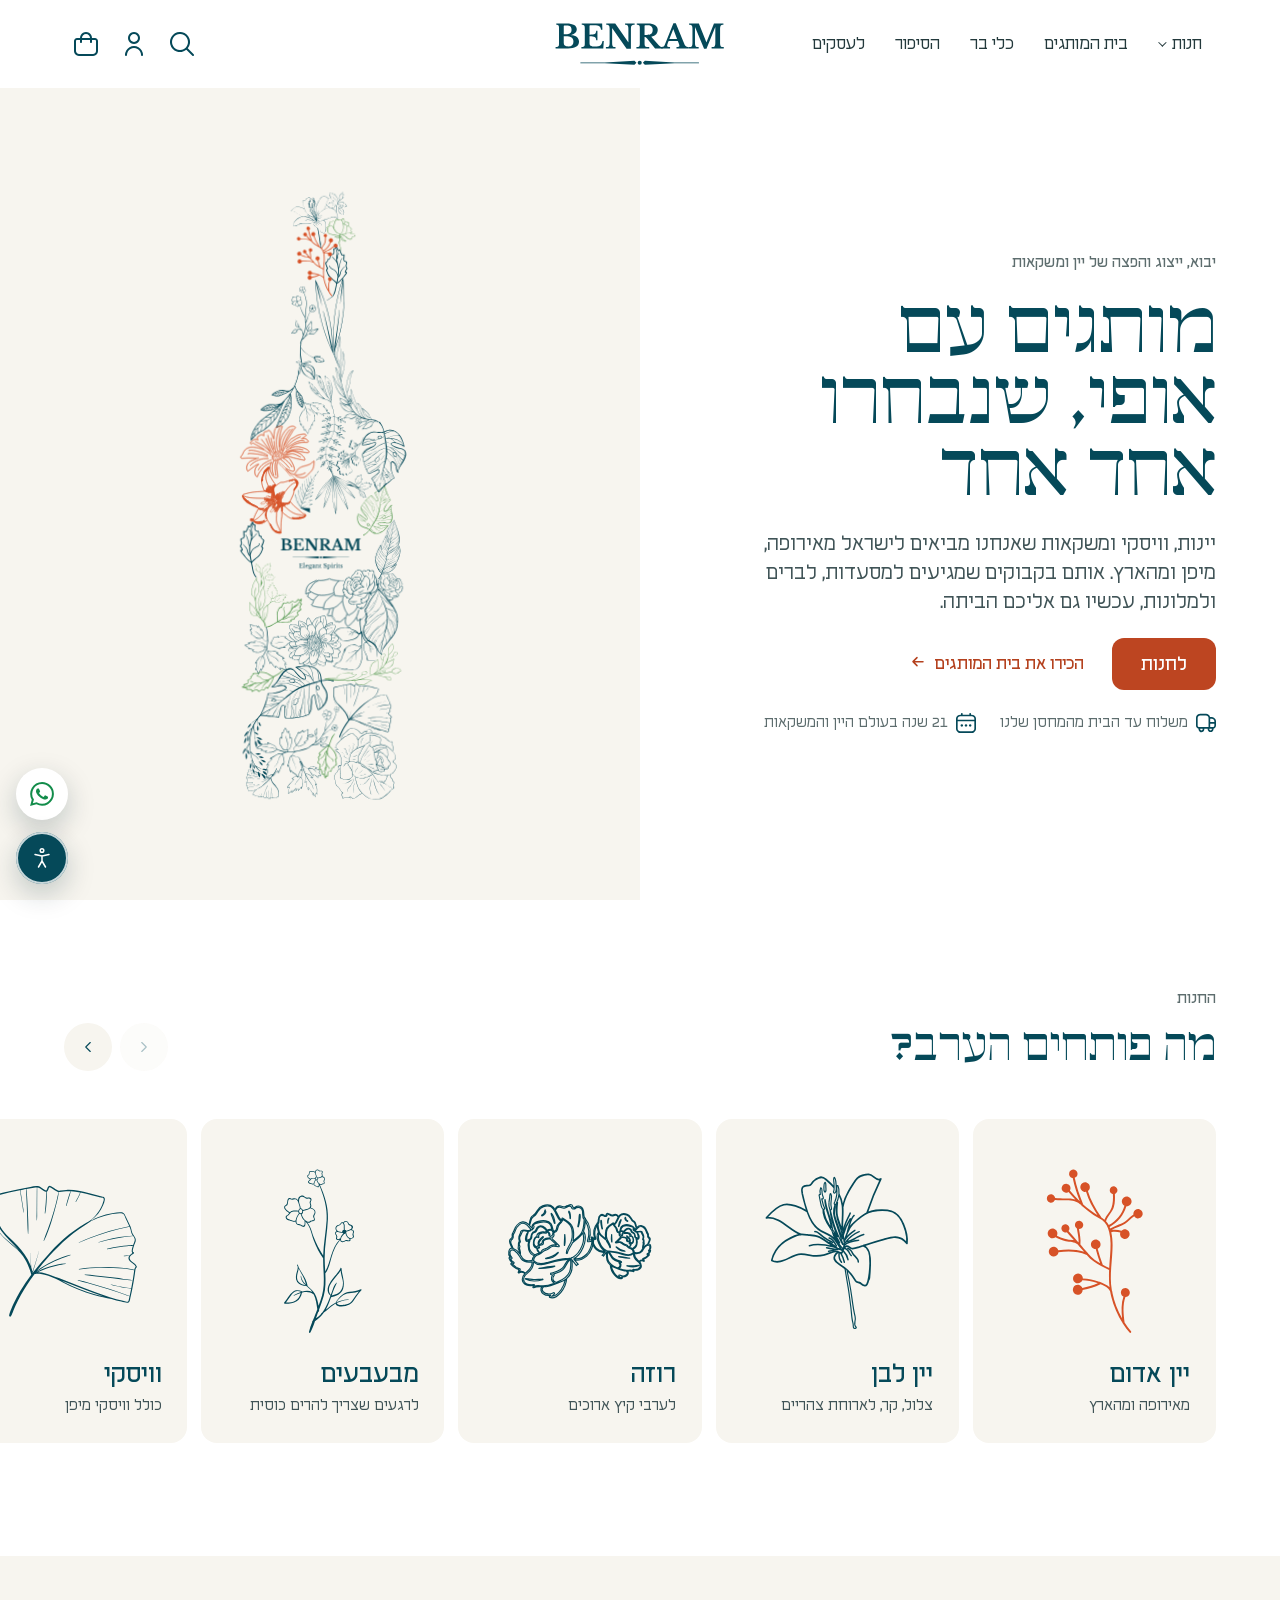
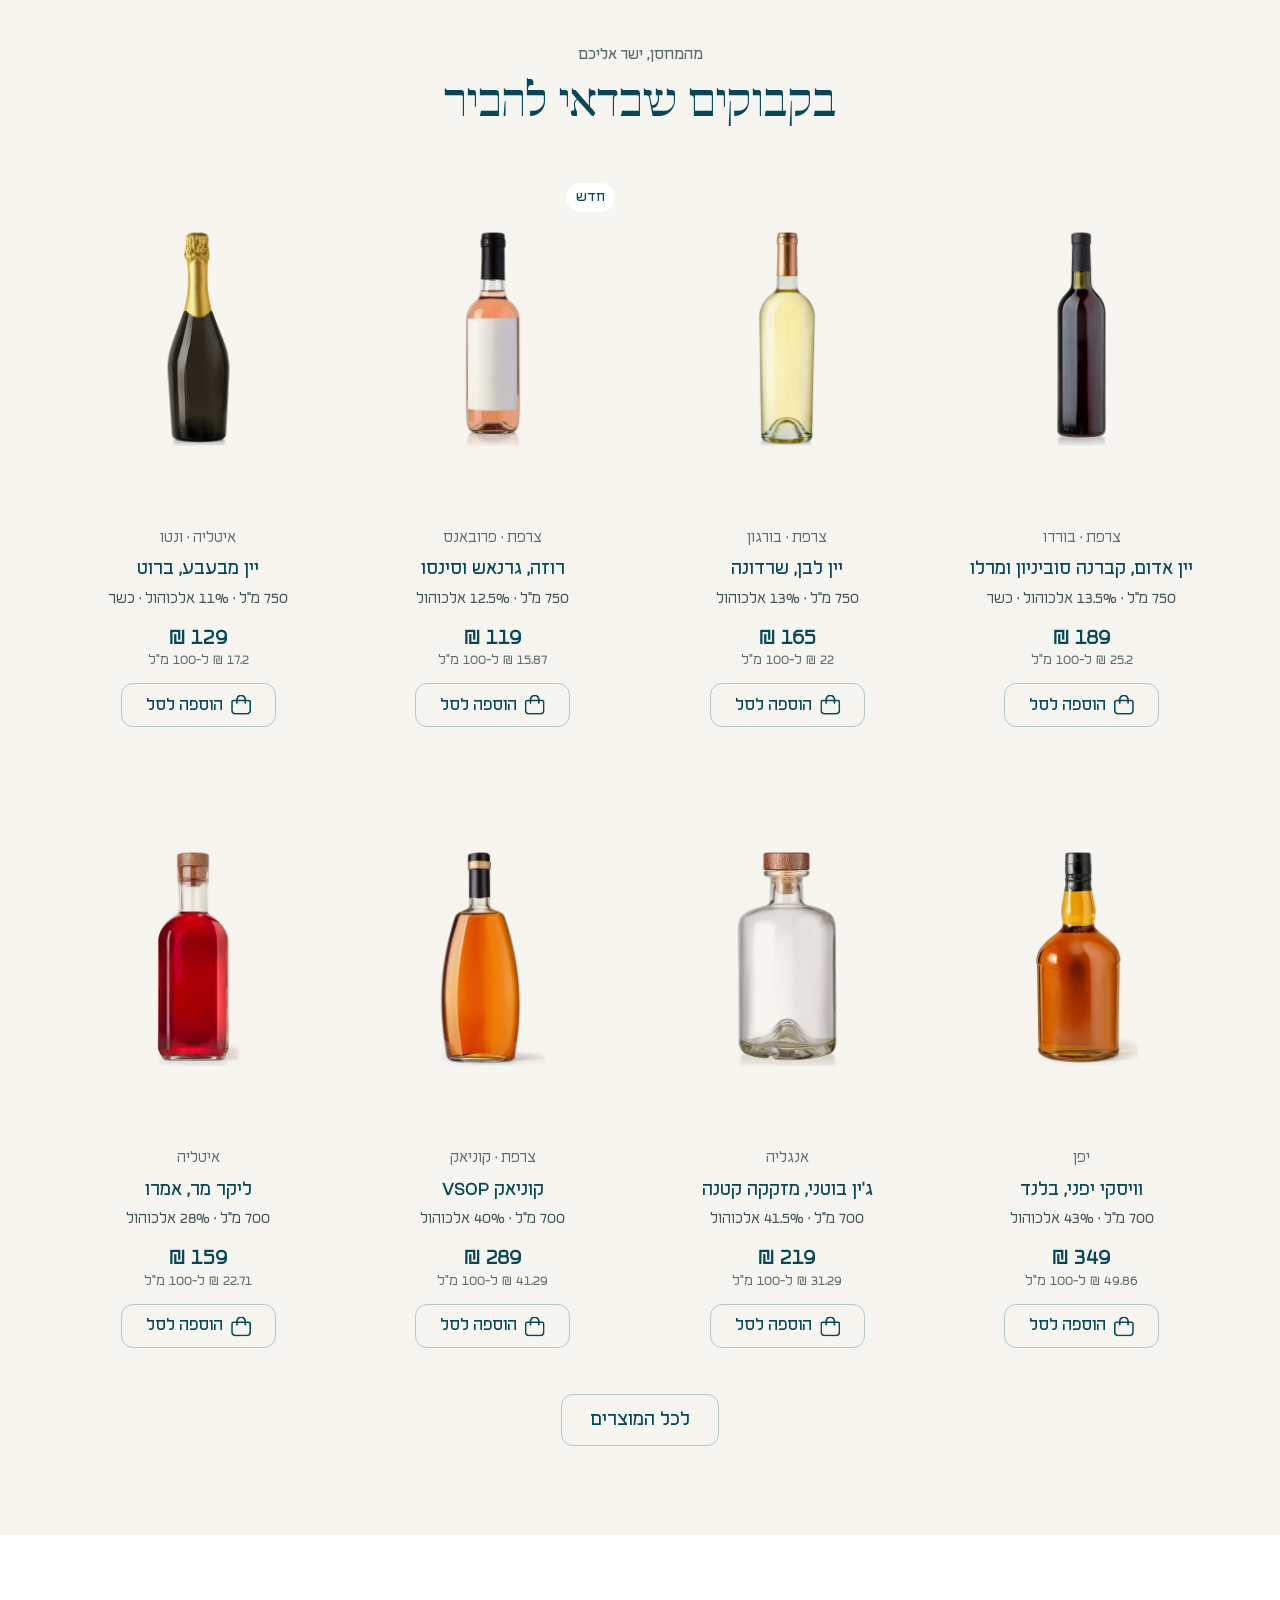
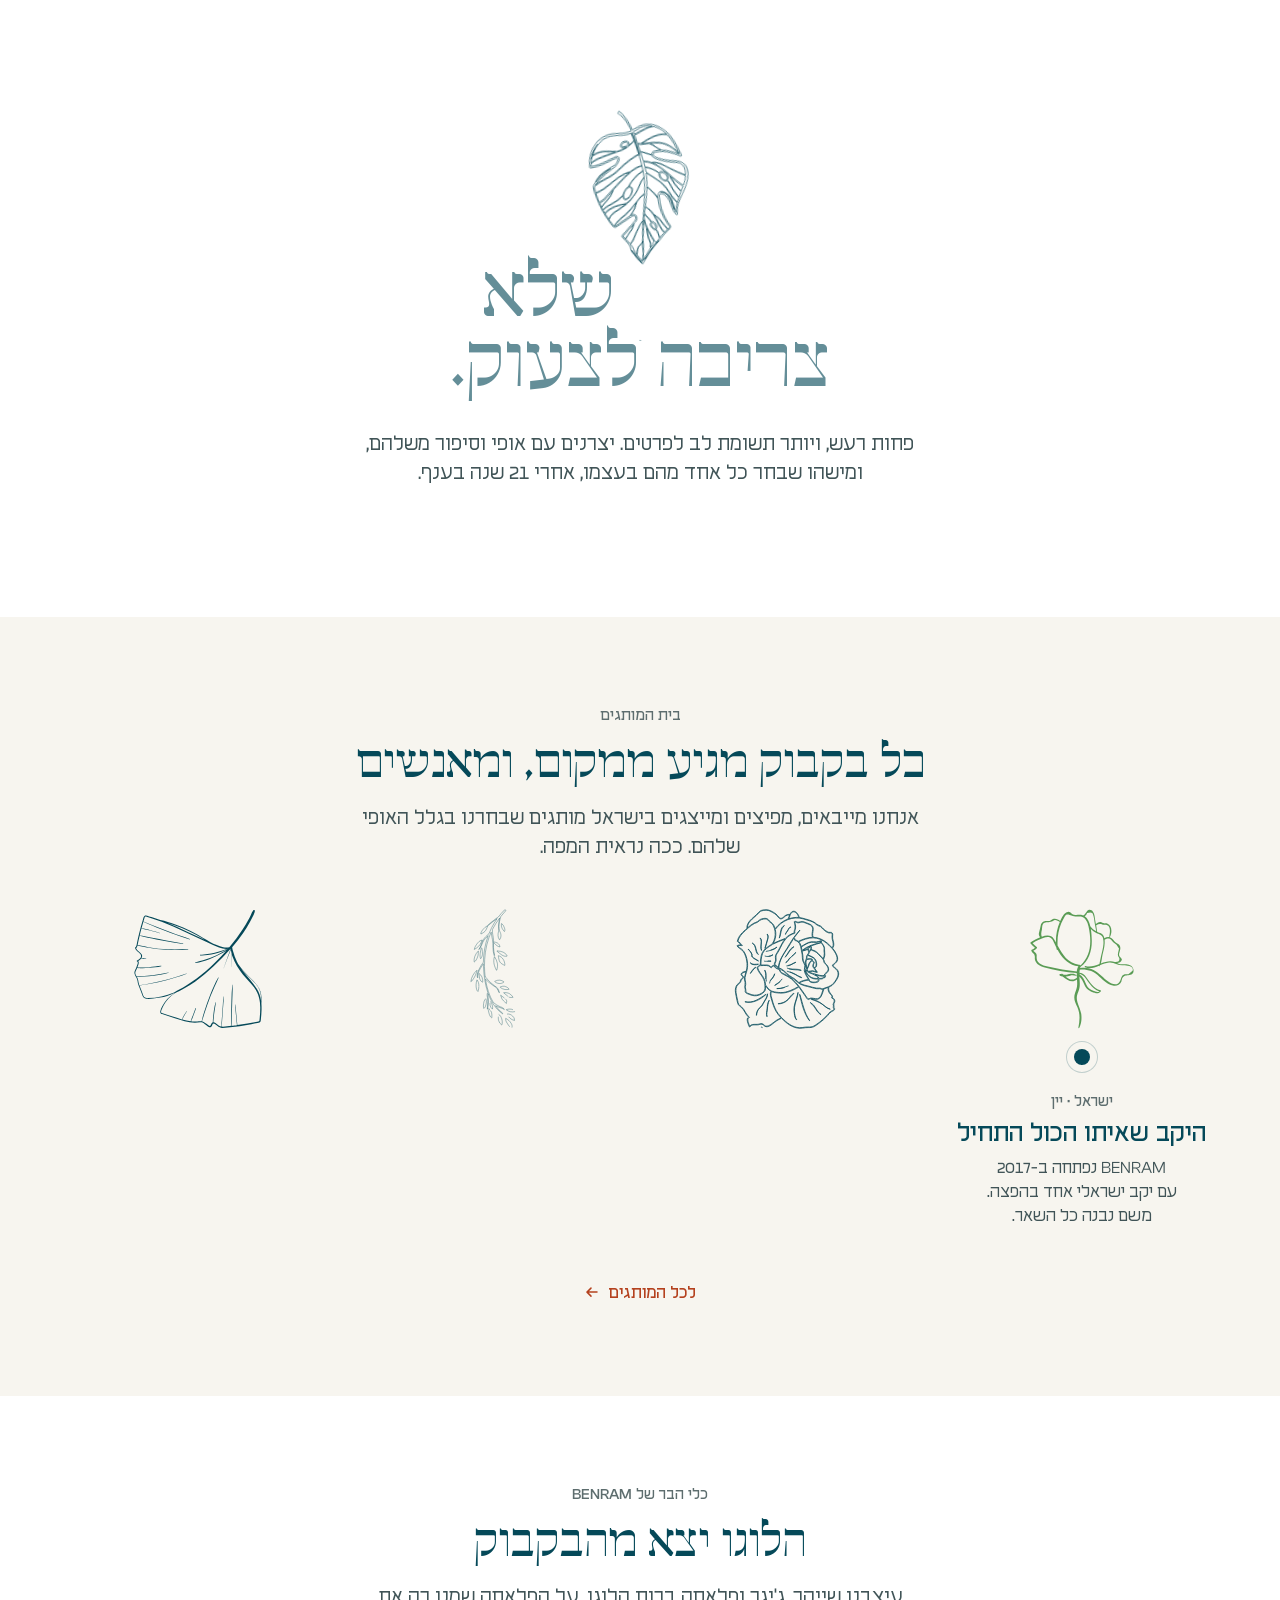
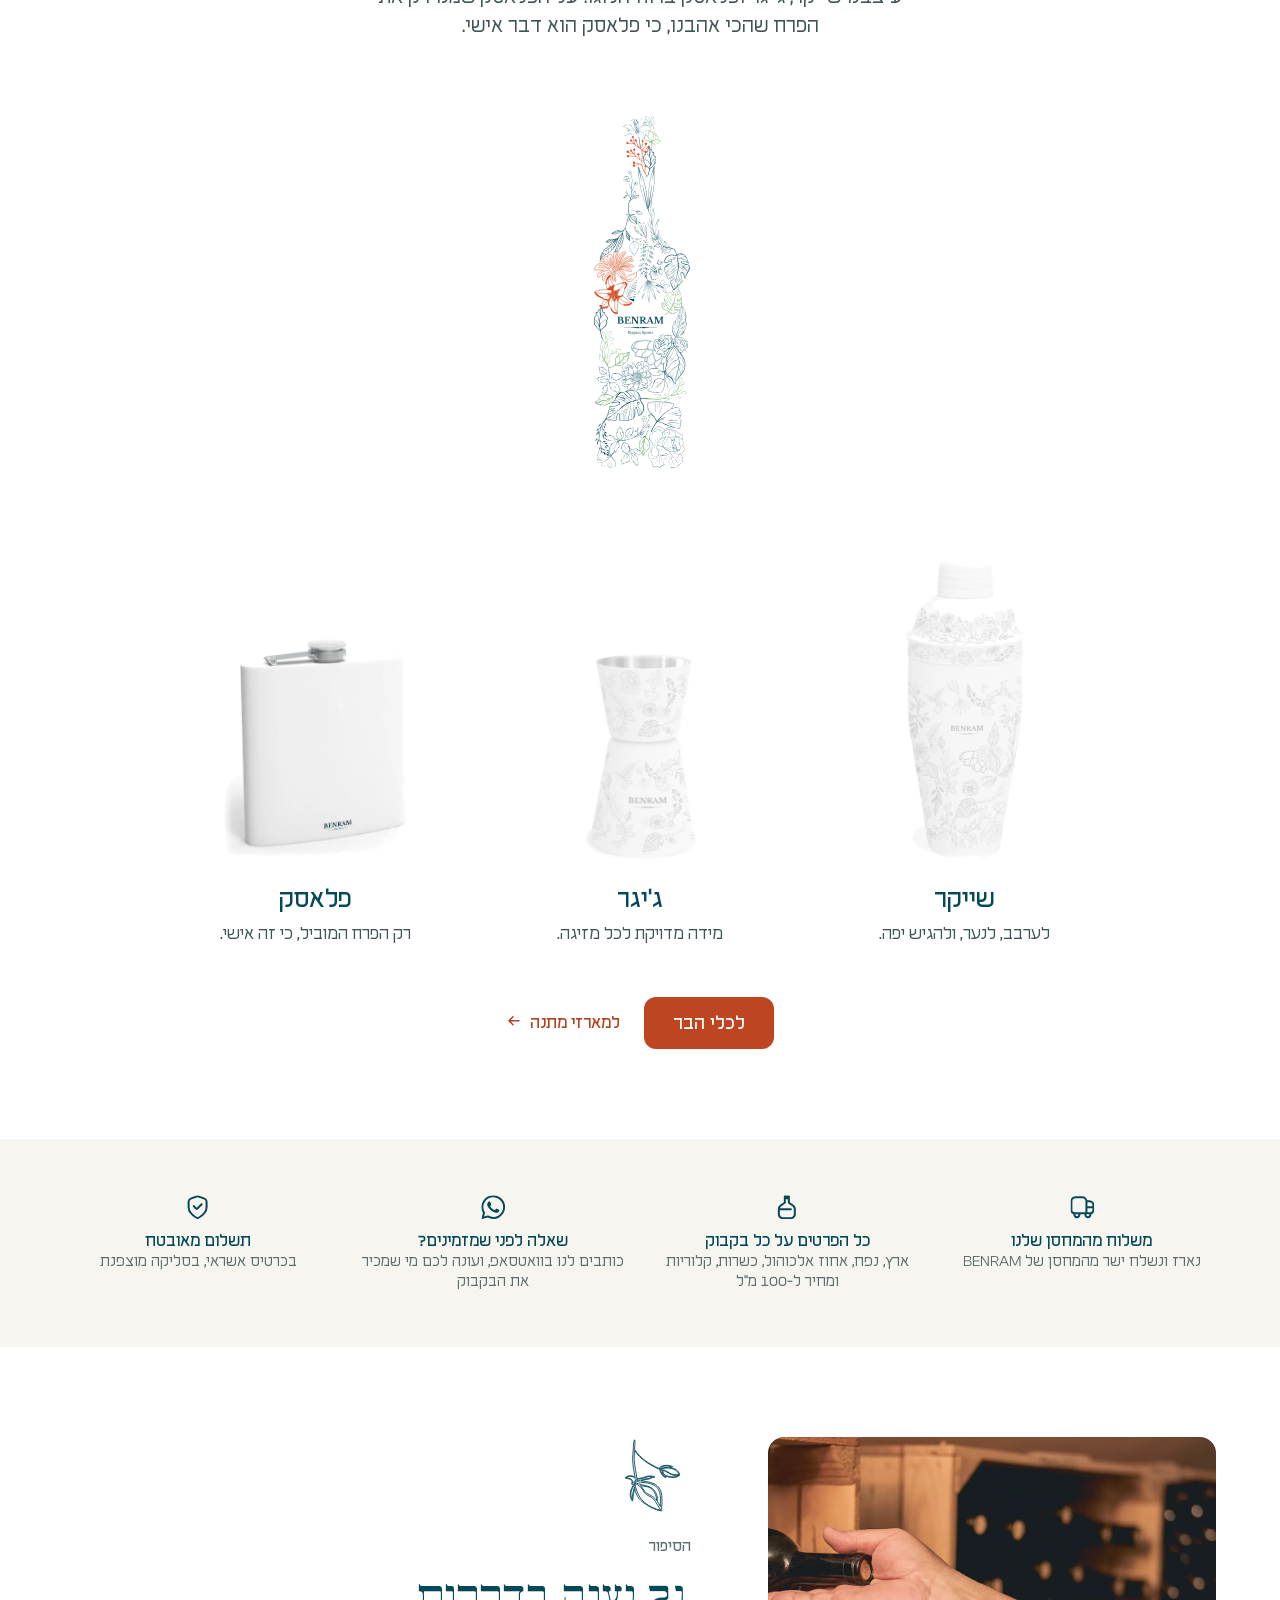
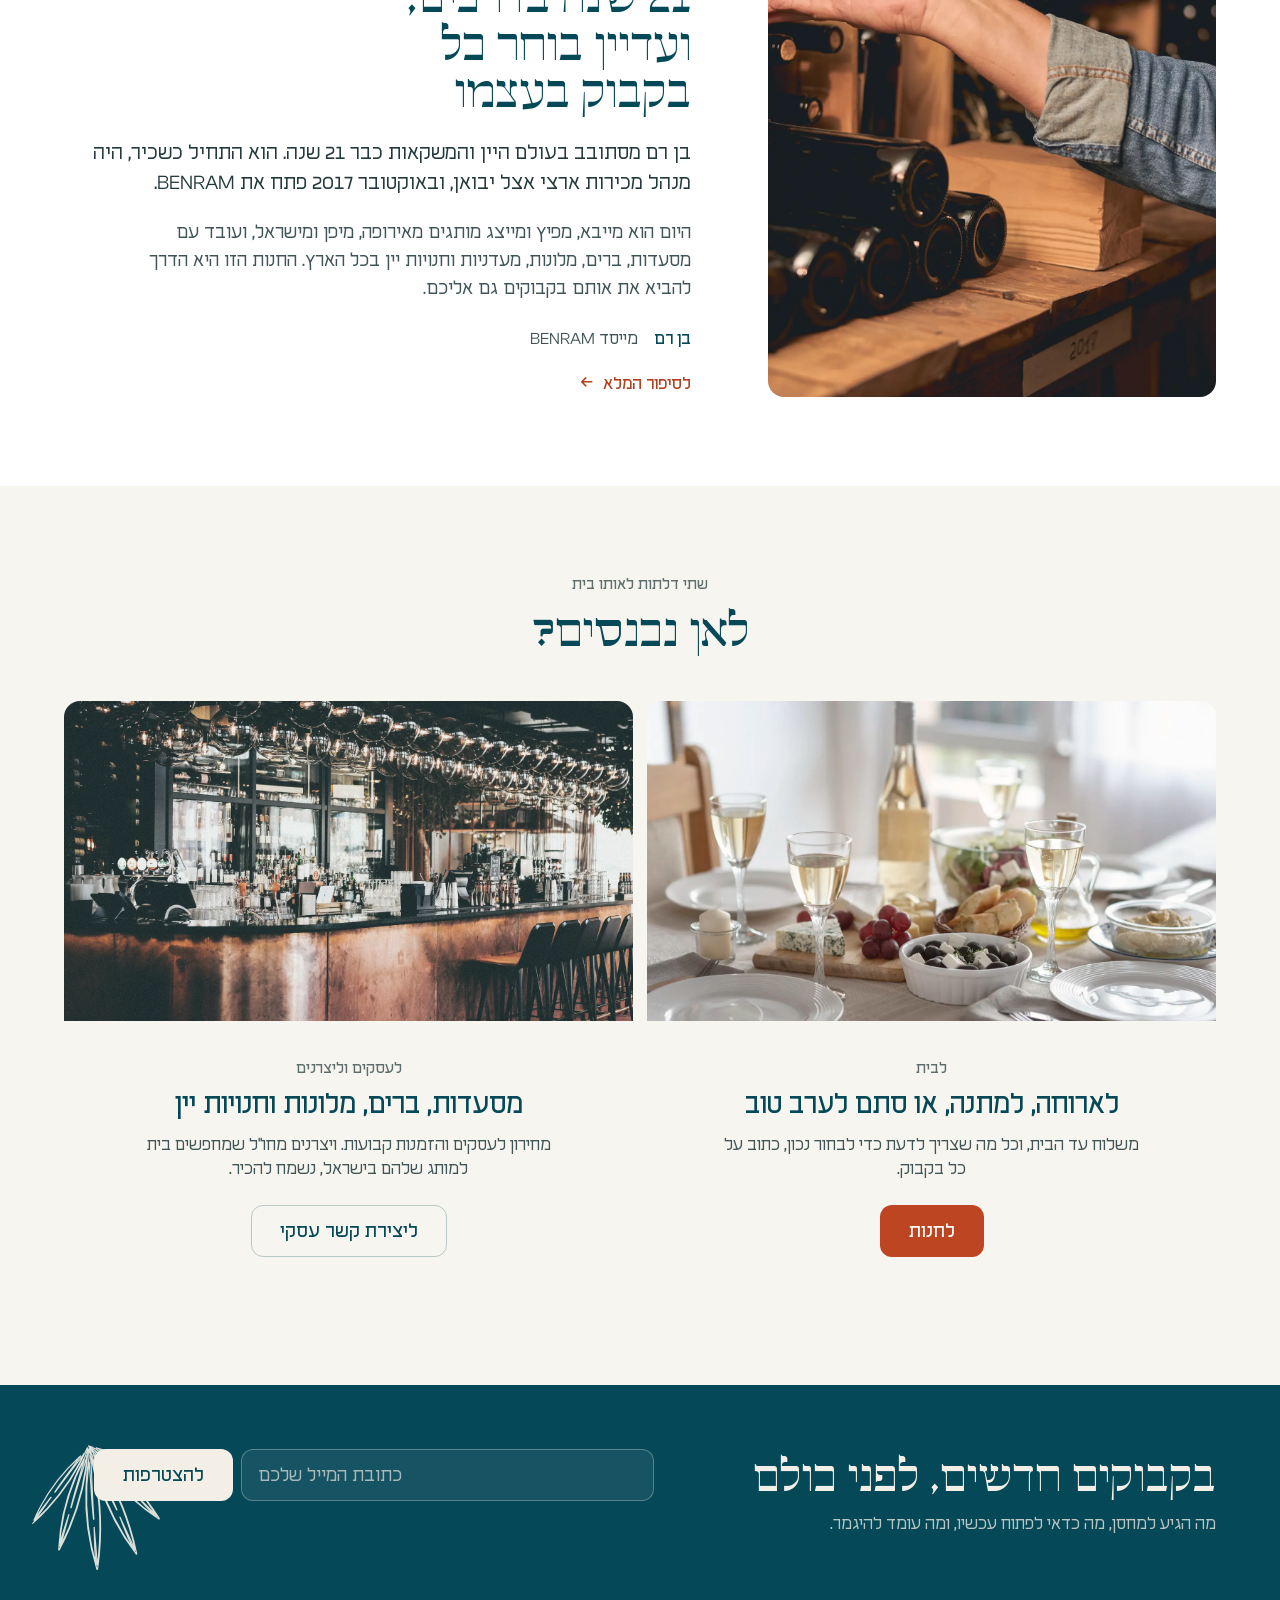
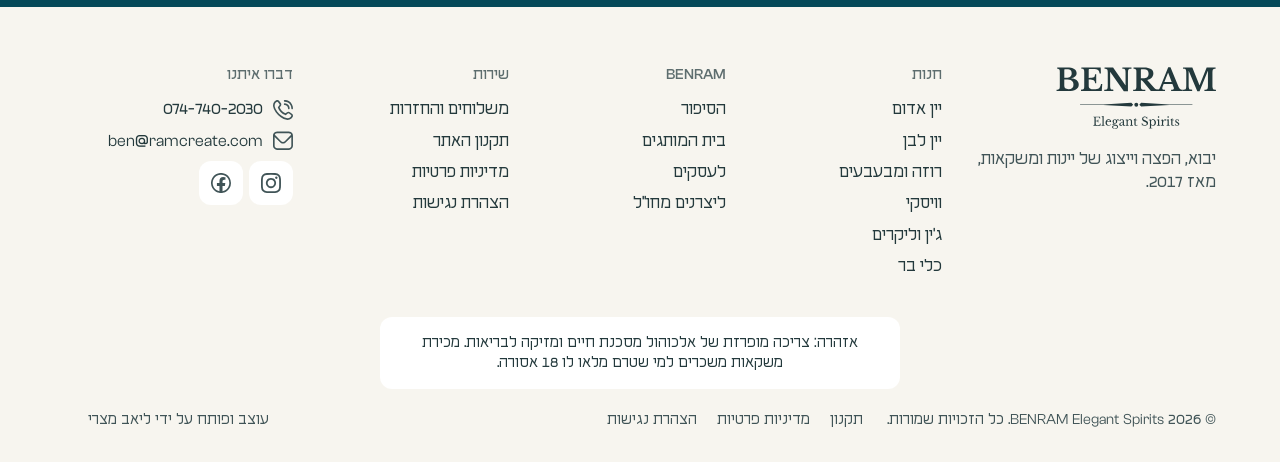
<file: index.html>
<!doctype html>
<html lang="he" dir="rtl">
<head>
<meta charset="utf-8">
<meta name="viewport" content="width=device-width, initial-scale=1">
<title>BENRAM Elegant Spirits · יין ומשקאות עם אופי, עד הבית</title>
<meta name="description" content="BENRAM מייבאת, מפיצה ומייצגת בישראל יינות, וויסקי ומשקאות מאירופה, מיפן ומהארץ. אותם בקבוקים שמגיעים למסעדות ולברים, עכשיו גם הביתה.">
<meta name="robots" content="noindex, nofollow">
<link rel="icon" href="images/brand/favicon.svg" type="image/svg+xml">
<link rel="preload" href="fonts/FUP-Eshel-Light.woff2" as="font" type="font/woff2" crossorigin>
<link rel="stylesheet" href="css/site.css?v=26">
<script>document.documentElement.classList.add("js");</script>
</head>
<body>
<!-- icons:start --><svg width="0" height="0" style="position:absolute" aria-hidden="true" focusable="false"><symbol id="i-bag" viewBox="0 0 300 300"><g ><path transform="translate(0 300) scale(1 -1)" d="M263 225H225Q225 245 215.0 262.5Q205 280 187.5 290.0Q170 300 150.0 300.0Q130 300 112.5 290.0Q95 280 85.0 262.5Q75 245 75 225H38Q22 225 11.0 214.0Q0 203 0 187V63Q0 46 8.5 31.5Q17 17 31.5 8.5Q46 0 62 0H238Q254 0 268.5 8.5Q283 17 291.5 31.5Q300 46 300 62V188Q300 203 289.0 214.0Q278 225 262 225ZM150 275Q171 275 185.5 260.5Q200 246 200 225H100Q100 246 114.5 260.5Q129 275 150 275ZM275 63Q275 47 264.0 36.0Q253 25 237 25H63Q47 25 36.0 36.0Q25 47 25 62V188Q25 193 28.5 196.5Q32 200 37 200H75V175Q75 170 78.5 166.0Q82 162 87.5 162.5Q93 163 96.5 166.5Q100 170 100 175V200H200V175Q200 170 203.5 166.0Q207 162 212.5 162.5Q218 163 221.5 166.5Q225 170 225 175V200H263Q268 200 271.5 196.5Q275 193 275 188Z"/></g></symbol><symbol id="i-bottle" viewBox="0 0 300 300"><g ><path transform="translate(0 300) scale(1 -1)" d="M229 185 188 213V287Q188 293 184.0 296.5Q180 300 175 300H125Q120 300 116.5 296.5Q113 293 113 287V213L71 185Q55 175 46.5 158.5Q38 142 38 123V62Q38 46 46.0 31.5Q54 17 68.5 8.5Q83 0 100 0H200Q217 0 231.5 8.5Q246 17 254.5 31.5Q263 46 263 62V123Q263 142 254.0 158.5Q245 175 229 185ZM238 62Q238 47 227.0 36.0Q216 25 200 25H100Q85 25 74.0 36.0Q63 47 63 62V112H200Q205 112 209.0 116.0Q213 120 213.0 125.0Q213 130 209.0 133.5Q205 137 200 137H65Q70 154 85 164L132 196Q138 200 138 206V250H163V206Q163 200 168 196L215 164Q226 157 232.0 146.0Q238 135 238 123Z"/></g></symbol><symbol id="i-calendar" viewBox="0 0 300 300"><g ><path transform="translate(0 300) scale(1 -1)" d="M238 275H225V288Q225 293 221.5 296.5Q218 300 212.5 300.0Q207 300 203.5 296.5Q200 293 200 288V275H100V288Q100 293 96.5 296.5Q93 300 87.5 300.0Q82 300 78.5 296.5Q75 293 75 288V275H63Q46 275 31.5 266.5Q17 258 8.5 243.5Q0 229 0 213V63Q0 46 8.5 31.5Q17 17 31.5 8.5Q46 0 62 0H238Q254 0 268.5 8.5Q283 17 291.5 31.5Q300 46 300 62V213Q300 229 291.5 243.5Q283 258 268.5 266.5Q254 275 238 275ZM25 213Q25 228 36.0 239.0Q47 250 62 250H238Q253 250 264.0 239.0Q275 228 275 212V200H25ZM238 25H63Q47 25 36.0 36.0Q25 47 25 62V175H275V63Q275 47 264.0 36.0Q253 25 237 25ZM131 113Q131 105 136.5 99.5Q142 94 150.0 94.0Q158 94 163.5 99.5Q169 105 169.0 112.5Q169 120 163.5 125.5Q158 131 150.0 131.0Q142 131 136.5 125.5Q131 120 131 112ZM69 113Q69 105 74.5 99.5Q80 94 87.5 94.0Q95 94 100.5 99.5Q106 105 106.0 112.5Q106 120 100.5 125.5Q95 131 87.5 131.0Q80 131 74.5 125.5Q69 120 69 112ZM194 113Q194 105 199.5 99.5Q205 94 212.5 94.0Q220 94 225.5 99.5Q231 105 231.0 112.5Q231 120 225.5 125.5Q220 131 212.5 131.0Q205 131 199.5 125.5Q194 120 194 112Z"/></g></symbol><symbol id="i-fb" viewBox="0 0 300 300"><g ><path transform="translate(0 300) scale(1 -1)" d="M150.0 301.0Q109.0 301.0 74.5 281.0Q40.0 261.0 20.0 226.5Q0.0 192.0 0.0 151.0Q0.0 150.74415588378906 0.0007787435897625983 150.4885711669922C0.0002597116690594703 150.32577514648438 0.0 150.1629180908203 0.0 150.0C0.0 149.8370819091797 0.0002597116690594703 149.67422485351562 0.0007787435897625983 149.5114288330078Q0.0015233985614031553 149.75582885742188 0.0029801928903907537 150.0Q0.24413901567459106 109.578857421875 20.0 75.5Q40.0 41.0 74.5 21.0Q99.09788513183594 6.740357398986816 127.0 2.647585153579712V1.7521942853927612C134.4979705810547 0.5984981656074524 142.17906188964844 0.0 150.0 0.0C157.82093811035156 0.0 165.5020294189453 0.5984981656074524 173.0 1.7521942853927612V2.647585153579712Q200.90211486816406 6.740357398986816 225.5 21.0Q260.0 41.0 280.0 75.5Q299.7555236816406 109.57827758789062 299.99700927734375 149.99871826171875Q299.99847412109375 149.75421142578125 299.99920654296875 149.51129150390625C299.9997253417969 149.67413330078125 300.0 149.8370361328125 300.0 150.0C300.0 150.1629638671875 299.9997253417969 150.32586669921875 299.99920654296875 150.488525390625Q300.0 150.74891662597656 300.0 151.0Q300.0 192.0 280.0 226.5Q260.0 261.0 225.5 281.0Q191.0 301.0 150.0 301.0ZM127.0 28.05915069580078Q106.0810775756836 31.916549682617188 87.5 43.0Q59.0 60.0 42.0 88.5Q25.0 117.0 25.0 151.0Q25.0 185.0 42.0 213.5Q59.0 242.0 87.5 259.0Q116.0 276.0 150.0 276.0Q184.0 276.0 212.5 259.0Q241.0 242.0 258.0 213.5Q275.0 185.0 275.0 151.0Q275.0 117.0 258.0 88.5Q241.0 60.0 212.5 43.0Q193.91891479492188 31.916549682617188 173.0 28.05915069580078V105.0H208.0L215.0 149.0H173.0V177.0Q173.0 187.0 179.0 193.5Q185.0 200.0 198.0 200.0H217.0V237.0L206.0 238.0Q193.0 240.0 183.0 240.0Q157.0 240.0 142.0 224.5Q127.0 209.0 127.0 182.0V149.0H89.0V105.0H127.0V28.05915069580078Z"/></g></symbol><symbol id="i-ig" viewBox="0 0 300 300"><g ><path transform="translate(0 300) scale(1 -1)" d="M150 273Q192 273 211 272Q241 271 256.0 256.0Q271 241 272 211Q273 192 273.0 150.0Q273 108 272 89Q271 59 256.0 44.0Q241 29 211 28Q192 27 150.0 27.0Q108 27 89 28Q59 29 44.0 44.0Q29 59 28 89Q27 108 27.0 150.0Q27 192 28 211Q29 241 44.0 256.0Q59 271 89 272Q108 273 150 273ZM150 300Q108 300 88 299Q48 297 25.5 274.5Q3 252 1 212Q0 192 0.0 150.0Q0 108 1 88Q3 48 25.5 25.5Q48 3 88 1Q108 0 150.0 0.0Q192 0 212 1Q252 3 274.5 25.5Q297 48 299 88Q300 108 300.0 150.0Q300 192 299 212Q297 252 274.5 274.5Q252 297 212 299Q192 300 150 300ZM150 227Q129 227 111.5 216.5Q94 206 83.5 188.5Q73 171 73.0 150.0Q73 129 83.5 111.5Q94 94 111.5 83.5Q129 73 150.0 73.0Q171 73 188.5 83.5Q206 94 216.5 111.5Q227 129 227.0 150.0Q227 171 216.5 188.5Q206 206 188.5 216.5Q171 227 150 227ZM150 100Q129 100 114.5 114.5Q100 129 100.0 150.0Q100 171 114.5 185.5Q129 200 150.0 200.0Q171 200 185.5 185.5Q200 171 200.0 150.0Q200 129 185.5 114.5Q171 100 150 100ZM212 230Q212 223 217.5 217.5Q223 212 230.5 212.0Q238 212 243.0 217.5Q248 223 248.0 230.5Q248 238 243.0 243.0Q238 248 230.5 248.0Q223 248 217.5 243.0Q212 238 212 230Z"/></g></symbol><symbol id="i-mail" viewBox="0 0 300 300"><g ><path transform="translate(0 300) scale(1 -1)" d="M238 288H63Q46 287 31.5 279.0Q17 271 8.5 256.5Q0 242 0 225V75Q0 58 8.5 43.5Q17 29 31.5 21.0Q46 13 62 12H238Q254 13 268.5 21.0Q283 29 291.5 43.5Q300 58 300 75V225Q300 242 291.5 256.5Q283 271 268.5 279.0Q254 287 238 288ZM63 263H238Q249 262 258.5 256.0Q268 250 272 239L177 143Q166 132 150.0 132.0Q134 132 123 143L28 239Q32 250 41.5 256.0Q51 262 62 262ZM238 38H63Q47 38 36.0 48.5Q25 59 25 75V206L106 126Q118 114 134.0 109.5Q150 105 166.0 109.5Q182 114 194 126L275 206V75Q275 59 264.0 48.5Q253 38 237 38Z"/></g></symbol><symbol id="i-phone" viewBox="0 0 300 300"><g ><path transform="translate(0 300) scale(1 -1)" d="M163 288Q163 293 166.5 296.5Q170 300 175 300Q209 300 237.5 283.0Q266 266 283.0 237.5Q300 209 300 175Q300 170 296.5 166.0Q293 162 287.5 162.5Q282 163 278.5 166.5Q275 170 275 175Q275 202 261.5 225.0Q248 248 225.0 261.5Q202 275 175 275Q170 275 166.5 278.5Q163 282 163 287ZM175 225Q196 225 210.5 210.5Q225 196 225 175Q225 170 228.5 166.0Q232 162 237.5 162.5Q243 163 246.5 166.5Q250 170 250 175Q250 195 240.0 212.5Q230 230 212.5 240.0Q195 250 175 250Q170 250 166.5 246.5Q163 243 163.0 237.5Q163 232 166.5 228.5Q170 225 175 225ZM289 91Q300 79 300.0 63.0Q300 47 289 36L277 23Q248 -5 202 2Q161 8 116 40Q72 71 41 115Q8 160 2 201Q-5 247 22 277L37 289Q48 300 64.0 300.0Q80 300 91 289L114 258Q125 247 125.0 231.5Q125 216 114 205L100 186Q112 157 134.5 134.5Q157 112 186 100L205 114Q216 125 231.5 125.0Q247 125 258 114ZM271 73Q256 84 241 96Q237 100 231.5 100.0Q226 100 222 96L196 76Q191 71 184 74Q146 88 117.0 117.0Q88 146 74 184Q71 191 76 196L96 222Q100 226 100.0 231.5Q100 237 96 241L73 271Q69 275 63.5 275.0Q58 275 54 271L39 258Q19 234 28 196Q36 162 65 125Q92 89 129.5 62.0Q167 35 201 28Q238 20 259 40L270 53Q275 57 275.0 62.5Q275 68 271 73Z"/></g></symbol><symbol id="i-search" viewBox="0 0 300 300"><g ><path transform="translate(0 300) scale(1 -1)" d="M296 21 222 96Q243 121 248.5 153.0Q254 185 243.5 215.5Q233 246 208.5 268.0Q184 290 153.0 297.0Q122 304 90.5 295.5Q59 287 36.0 264.0Q13 241 4.5 209.5Q-4 178 3.0 147.0Q10 116 32.0 91.5Q54 67 84.5 56.5Q115 46 147.0 51.5Q179 57 204 78L279 4Q282 0 287.5 0.0Q293 0 296.5 3.5Q300 7 300.0 12.5Q300 18 296 21ZM125 75Q98 75 75.0 88.5Q52 102 38.5 125.0Q25 148 25.0 175.0Q25 202 38.5 225.0Q52 248 75.0 261.5Q98 275 125.0 275.0Q152 275 175.0 261.5Q198 248 211.5 225.0Q225 202 225.0 175.0Q225 148 211.5 125.0Q198 102 175.0 88.5Q152 75 125 75Z"/></g></symbol><symbol id="i-shield" viewBox="0 0 300 300"><g ><path transform="translate(0 300) scale(1 -1)" d="M232 273 154 299Q150 301 146 299L68 273Q49 267 37.0 250.5Q25 234 25 214V150Q25 108 55 70Q77 42 112 20Q130 8 145 1Q150 -1 155 1Q170 8 188 20Q223 42 245 70Q275 108 275 150V214Q275 234 263.0 250.5Q251 267 232 273ZM250 150Q250 119 229 90Q213 68 185 48Q168 36 150 26Q132 36 115 48Q87 68 71 90Q50 119 50 150V214Q50 226 57.0 236.0Q64 246 76 250L150 274L224 250Q236 246 243.0 236.0Q250 226 250 214ZM191 196 139 144 111 173Q106 178 99.0 176.5Q92 175 90.0 168.0Q88 161 93 156L122 126Q128 118 138 118H139Q149 118 156 125L209 178Q213 182 213.0 187.5Q213 193 209.0 196.5Q205 200 200.0 200.0Q195 200 191 196Z"/></g></symbol><symbol id="i-truck" viewBox="0 0 300 300"><g ><path transform="translate(0 300) scale(1 -1)" d="M238 238H211Q207 259 189.5 273.0Q172 287 150 287H63Q46 287 31.5 279.0Q17 271 8.5 256.5Q0 242 0 225V113Q0 95 10.5 81.5Q21 68 38 64Q36 51 41.0 39.0Q46 27 56.5 19.5Q67 12 80.5 12.0Q94 12 105.0 19.0Q116 26 121.0 38.0Q126 50 125 63H176L175 56Q175 38 188.0 25.5Q201 13 219.0 13.0Q237 13 250.0 25.5Q263 38 263 56Q263 60 262 64Q279 68 289.5 81.5Q300 95 300 112V175Q300 192 291.5 206.5Q283 221 268.5 229.0Q254 237 238 238ZM275 175V163H213V213H238Q253 213 264.0 202.0Q275 191 275 175ZM25 113V225Q25 241 36.0 252.0Q47 263 62 263H150Q166 263 177.0 252.0Q188 241 188 225V88H50Q40 88 32.5 95.0Q25 102 25 113ZM100 56Q100 48 94.5 43.0Q89 38 81.0 38.0Q73 38 68.0 43.0Q63 48 63 56Q63 59 64 63H99Q100 59 100 56ZM219 38Q211 38 205.5 43.0Q200 48 200 56Q200 59 201 63H236Q237 59 237 56Q238 48 232.5 43.0Q227 38 219 38ZM250 88H213V138H275V113Q275 102 267.5 95.0Q260 88 250 88Z"/></g></symbol><symbol id="i-user" viewBox="0 0 300 300"><g ><path transform="translate(0 300) scale(1 -1)" d="M150 150Q170 150 187.5 160.0Q205 170 215.0 187.5Q225 205 225.0 225.0Q225 245 215.0 262.5Q205 280 187.5 290.0Q170 300 150.0 300.0Q130 300 112.5 290.0Q95 280 85.0 262.5Q75 245 75.0 225.0Q75 205 85.0 187.5Q95 170 112.5 160.0Q130 150 150 150ZM150 275Q171 275 185.5 260.5Q200 246 200.0 225.0Q200 204 185.5 189.5Q171 175 150.0 175.0Q129 175 114.5 189.5Q100 204 100.0 225.0Q100 246 114.5 260.5Q129 275 150 275ZM150 125Q119 125 93.5 110.0Q68 95 53.0 69.0Q38 43 37 12Q38 7 41.5 3.5Q45 0 50.0 0.0Q55 0 58.5 3.5Q62 7 62 12Q63 36 74.5 56.0Q86 76 106.0 88.0Q126 100 150.0 100.0Q174 100 194.0 88.0Q214 76 226.0 56.0Q238 36 238 12Q238 7 241.5 3.5Q245 0 250.0 0.0Q255 0 259.0 3.5Q263 7 263 12Q262 43 247.0 69.0Q232 95 206.5 110.0Q181 125 150 125Z"/></g></symbol><symbol id="i-wa" viewBox="0 0 300 300"><g ><path transform="translate(0 300) scale(1 -1)" d="M256 256Q235 277 207.5 288.5Q180 300 151 300Q110 300 76.0 280.0Q42 260 22.0 226.0Q2 192 2.0 151.5Q2 111 22 77L1 0L80 21Q113 3 151 3Q191 3 225.0 23.0Q259 43 279.0 77.0Q299 111 299 151Q299 181 288.0 208.0Q277 235 256 256ZM151 28Q117 28 88 45L83 48L36 35L49 81L46 86Q27 116 27.0 150.5Q27 185 43.5 213.5Q60 242 88.5 258.5Q117 275 151 275Q175 275 198.0 265.5Q221 256 238.5 238.5Q256 221 265.0 198.5Q274 176 274 151Q274 118 257.5 89.5Q241 61 212.5 44.5Q184 28 151 28ZM218 120Q198 131 194.0 132.0Q190 133 188.0 133.0Q186 133 185 130Q181 126 173 116Q170 112 165 115L162 116Q147 123 135.0 133.5Q123 144 114 159Q113 162 113.5 163.5Q114 165 116 167L121 173Q123 175 125 178V179Q127 182 125 186L113 214Q112 218 110.0 219.0Q108 220 106 220H98Q92 220 88 215H87Q82 209 80 204Q75 195 75.0 184.0Q75 173 82 159Q85 152 90 146L91 145Q100 132 111 121Q132 99 154 90Q163 86 174.0 82.5Q185 79 198 81Q204 81 212.5 86.5Q221 92 223.0 98.0Q225 104 225.5 109.0Q226 114 225.5 115.5Q225 117 220 119Z"/></g></symbol></svg><!-- icons:end -->
<a class="skip" href="#main">דילוג לתוכן</a>

<!-- the wordmark, lifted from _brand/logo.svg (group "לוגו"), used by the header, the drawer and the footer -->
<svg width="0" height="0" style="position:absolute" aria-hidden="true" focusable="false"><defs><g id="wm"><g><g><circle cx="387.8" cy="862.9" r="2.0"/><polygon points="445.68 862.65 421.86 862.65 392.82 860.97 390.87 862.93 392.82 864.88 421.85 863.2 445.68 863.2 445.68 862.65"/><polygon points="329.81 862.65 353.64 862.65 382.67 860.97 384.62 862.93 382.67 864.88 353.64 863.2 329.81 863.2 329.81 862.65"/></g><g><path d="M305.57,848.8v-1.26c.72-.02,1.29-.08,1.72-.19.43-.11.77-.28,1.01-.54.24-.25.4-.61.49-1.07.08-.46.13-1.06.13-1.8v-14.58c0-.74-.03-1.33-.09-1.78-.06-.45-.19-.81-.39-1.07-.2-.26-.47-.44-.82-.54-.35-.09-.8-.16-1.37-.21v-1.26h10.13c3.18,0,5.62.51,7.34,1.53,1.71,1.02,2.57,2.48,2.57,4.37,0,2.5-1.8,4.27-5.4,5.3v.13c1.16,0,2.2.16,3.14.49.94.33,1.73.78,2.38,1.37.65.59,1.16,1.28,1.52,2.08.36.8.54,1.67.54,2.62,0,1.07-.26,2.01-.77,2.81-.52.8-1.26,1.47-2.23,2.02-1.87,1.05-4.45,1.58-7.73,1.58h-12.15ZM315.42,835.07c.95,0,1.77-.09,2.46-.27.69-.18,1.28-.44,1.77-.77,1.01-.69,1.52-1.78,1.52-3.25s-.38-2.65-1.14-3.33c-.76-.68-1.98-1.03-3.66-1.03h-2.24c-.38,0-.57.18-.57.54v8.11h1.86ZM317.94,846.87c3.39,0,5.08-1.53,5.08-4.58,0-1.87-.61-3.24-1.83-4.1-.63-.44-1.45-.76-2.45-.95-1-.19-2.23-.28-3.68-.28h-1.52v6.31c0,1.3.34,2.23,1.01,2.78.67.55,1.8.82,3.38.82Z"/><path d="M338.74,835.35c1.35,0,2.43-.04,3.25-.13.82-.08,1.46-.26,1.91-.52.45-.26.77-.65.96-1.15s.34-1.19.44-2.05h1.17v9.25h-1.17c-.13-.84-.29-1.52-.5-2.02-.21-.5-.55-.89-1.01-1.15-.46-.26-1.09-.43-1.88-.51-.79-.07-1.85-.11-3.17-.11v6.5c0,.67.09,1.24.27,1.7.18.46.48.84.9,1.12.42.28.98.48,1.67.6.69.12,1.55.17,2.56.17,1.2,0,2.21-.08,3.05-.25.83-.17,1.52-.46,2.07-.88.55-.42.99-.98,1.33-1.69.34-.7.62-1.59.85-2.67h1.26l-.5,7.23h-21.4v-1.26c.69-.02,1.26-.08,1.7-.19.44-.11.78-.28,1.01-.54.23-.25.39-.61.47-1.07.08-.46.13-1.06.13-1.8v-14.58c0-.74-.04-1.33-.11-1.78-.07-.45-.22-.81-.43-1.07-.21-.26-.51-.44-.9-.54-.39-.09-.9-.16-1.53-.21v-1.26h19.95l.22,6.19h-1.36c-.13-.88-.33-1.61-.6-2.19-.27-.58-.65-1.04-1.14-1.39-.48-.35-1.11-.59-1.88-.73-.77-.14-1.71-.21-2.82-.21h-3.57c-.55,0-.88.07-1.01.21-.13.14-.19.46-.19.96v8.02Z"/><path d="M374.95,849.12l-13.98-19.92h-.13v13.57c0,1.05.04,1.88.11,2.49.07.61.23,1.08.47,1.42.24.34.58.56,1.01.66.43.11.99.17,1.69.19v1.26h-9.37v-1.26c.78-.02,1.4-.09,1.88-.21.47-.12.84-.33,1.1-.65.26-.32.44-.76.52-1.34.08-.58.13-1.36.13-2.35v-12.69c0-.88-.04-1.61-.13-2.19-.08-.58-.24-1.04-.47-1.37-.23-.34-.56-.57-.99-.71-.43-.14-1.01-.23-1.72-.27v-1.26h8.81l12.72,18.24h.13v-12.22c0-1.03-.04-1.86-.11-2.48-.07-.62-.23-1.1-.47-1.44-.24-.34-.58-.56-1.01-.66-.43-.11-.99-.17-1.69-.19v-1.26h9.37v1.26c-.78.02-1.4.09-1.88.21-.47.12-.84.33-1.1.65-.26.32-.44.77-.52,1.36-.08.59-.13,1.37-.13,2.34v18.81h-4.23Z"/><path d="M405.41,830.59c0,1.75-.5,3.21-1.51,4.39-1.01,1.18-2.62,1.97-4.83,2.37l7.32,8.4c.5.59,1.1,1.04,1.8,1.34.69.31,1.4.46,2.11.46v1.26h-7.48l-7.83-9.6c-.53-.63-.98-1.06-1.37-1.28-.39-.22-.75-.33-1.09-.33v6.19c0,.78.05,1.42.16,1.91.11.49.32.88.63,1.15.32.27.77.46,1.37.55.6.09,1.4.14,2.41.14v1.26h-12.53v-1.26c.69,0,1.26-.05,1.69-.14.43-.09.77-.27,1.01-.54.24-.26.41-.63.49-1.1.08-.47.13-1.08.13-1.81v-14.58c0-.74-.03-1.33-.09-1.78-.06-.45-.2-.81-.41-1.07-.21-.26-.51-.44-.9-.54-.39-.09-.91-.16-1.56-.21v-1.26h10.92c3.05,0,5.41.54,7.07,1.61,1.66,1.07,2.49,2.57,2.49,4.48ZM392.53,835.7h2.05c1.98,0,3.46-.38,4.43-1.15.98-.77,1.47-2.04,1.47-3.8,0-1.35-.41-2.43-1.23-3.25s-1.96-1.23-3.41-1.23h-2.75c-.38,0-.57.18-.57.54v8.9Z"/><path d="M425.01,841.45h-8.93c-.99,2.23-1.48,3.78-1.48,4.64,0,.63.24,1.03.71,1.2.47.17,1.18.25,2.13.25v1.26h-8.65v-1.26c.5-.06.94-.15,1.31-.25.37-.11.69-.25.98-.44.28-.19.53-.44.74-.74.21-.3.41-.68.6-1.12l8.3-20.8h2.34l7.54,18.43c.44,1.07.82,1.92,1.12,2.53.3.61.63,1.08.98,1.4.35.33.75.55,1.2.68.45.13,1.04.22,1.75.28v1.29h-11.93v-1.29c1.01-.04,1.74-.15,2.18-.32.44-.17.66-.5.66-1.01,0-.29-.07-.67-.22-1.14-.15-.46-.35-1.03-.6-1.7l-.73-1.89ZM416.8,839.55h7.51l-3.63-9.56h-.13l-3.76,9.56Z"/><path d="M453.07,842.9l7.29-18.4h9.22v1.26c-.69,0-1.26.07-1.69.21-.43.14-.76.38-.99.74-.23.36-.38.85-.46,1.47-.07.62-.11,1.4-.11,2.35v12.25c0,1.05.04,1.88.13,2.49.08.61.25,1.08.5,1.42.25.34.62.56,1.09.66.47.11,1.1.17,1.88.19v1.26h-11.87v-1.26c.78-.02,1.4-.09,1.88-.21.47-.12.84-.33,1.1-.65.26-.32.44-.76.52-1.34.08-.58.13-1.36.13-2.35v-14.77h-.16l-8.49,20.9h-2.34l-8.77-20.9h-.13v14.55c0,1.05.04,1.88.13,2.49.08.61.25,1.08.5,1.42.25.34.62.56,1.09.66.47.11,1.1.17,1.88.19v1.26h-9.72v-1.26c.78-.02,1.41-.09,1.89-.21.48-.12.86-.33,1.12-.65.26-.32.44-.76.52-1.34.08-.58.13-1.36.13-2.35v-12.69c0-.88-.04-1.62-.13-2.21-.08-.59-.24-1.06-.47-1.4-.23-.35-.56-.59-.99-.73-.43-.14-1.01-.21-1.72-.21v-1.26h9.56l7.35,18.4h.13Z"/></g><g><path d="M345.97,879.45c.43,0,.8-.03,1.09-.08.29-.05.53-.13.7-.25.17-.11.3-.26.37-.43.08-.18.11-.39.11-.63h.42v3.3h-.42c0-.24-.03-.45-.1-.63-.07-.18-.19-.32-.36-.44-.17-.12-.41-.21-.7-.27s-.67-.09-1.12-.09v2.73c0,.27.03.49.1.66.06.17.18.31.33.42.16.11.36.19.62.23.26.04.58.07.95.07.43,0,.79-.03,1.09-.09.3-.06.55-.16.75-.31.2-.14.36-.34.48-.57.12-.24.22-.53.3-.89h.46l-.18,2.38h-7.5v-.46c.28,0,.51-.03.68-.07.17-.04.31-.11.4-.21s.16-.23.19-.41c.03-.18.05-.41.05-.69v-5.63c0-.28-.01-.51-.04-.68-.03-.17-.08-.31-.17-.41-.08-.1-.21-.17-.37-.21-.16-.04-.37-.06-.63-.08v-.46h6.98l.11,2.13h-.42c-.05-.32-.13-.59-.24-.79s-.26-.37-.45-.49c-.19-.12-.43-.21-.72-.25-.29-.05-.64-.07-1.05-.07h-1.53c-.14,0-.21.07-.21.21v3.47Z"/><path d="M354.12,882.67c0,.31.01.55.04.74.02.19.07.33.15.43.08.1.19.18.33.22.14.04.33.06.56.07v.42h-3.33v-.42c.24,0,.43-.03.58-.08.14-.04.26-.11.34-.21s.14-.23.17-.4c.03-.17.04-.4.04-.68v-5.21c0-.43,0-.8-.02-1.09-.01-.29-.03-.49-.05-.6-.04-.19-.13-.31-.28-.37-.15-.06-.42-.1-.8-.1v-.41l2.28-.45v8.14Z"/><path d="M361.82,883.43c-.68.83-1.53,1.24-2.55,1.24-.48,0-.91-.08-1.29-.24-.39-.16-.72-.38-1-.66-.28-.29-.49-.63-.65-1.03-.15-.4-.23-.84-.23-1.32s.08-.95.24-1.36c.16-.42.39-.78.68-1.07.29-.3.64-.53,1.05-.7.41-.17.85-.25,1.33-.25.78,0,1.38.21,1.81.63.43.42.64,1.03.64,1.82,0,.11-.02.18-.07.21-.04.02-.15.04-.31.04h-3.97c-.02.06-.03.14-.04.24,0,.09-.01.2-.01.31,0,.42.05.8.15,1.14.1.34.25.63.43.88.19.24.41.43.68.56.26.13.55.2.88.2.34,0,.65-.07.94-.22.29-.15.59-.39.89-.73l.37.34ZM359.83,880.17c.16,0,.29,0,.39-.01.1,0,.17-.02.22-.05.05-.02.08-.06.1-.1.02-.04.02-.1.02-.18,0-.37-.12-.67-.36-.89-.24-.22-.56-.33-.97-.33-.87,0-1.41.52-1.62,1.56h2.22Z"/><path d="M365.08,883.37c.19.02.37.03.53.05.16.02.32.03.48.05.16.02.31.04.47.06.16.02.33.05.51.07.58.09,1.04.31,1.39.67.35.36.53.81.53,1.35,0,.68-.27,1.19-.8,1.55-.54.35-1.31.53-2.32.53-.45,0-.86-.04-1.24-.12-.37-.08-.69-.2-.96-.34-.27-.15-.47-.33-.62-.54-.15-.21-.22-.44-.22-.69,0-.17.03-.33.08-.47.06-.14.13-.27.23-.38.1-.11.21-.2.34-.26.13-.06.27-.1.42-.1.27,0,.52.08.74.25-.22.05-.39.17-.53.36-.14.19-.21.4-.21.65,0,.35.18.63.53.82.35.19.85.29,1.49.29,1.38,0,2.07-.42,2.07-1.27,0-.32-.11-.59-.33-.8-.22-.21-.48-.34-.77-.38-.19-.02-.39-.05-.6-.08-.21-.03-.41-.05-.6-.08-.2-.02-.38-.04-.55-.06-.17-.02-.31-.03-.41-.05-.45-.05-.79-.17-1.03-.36-.23-.19-.35-.46-.35-.8,0-.28.12-.53.35-.75.23-.22.53-.35.88-.41v-.05c-.18-.07-.34-.18-.5-.31-.15-.13-.28-.28-.39-.45s-.2-.35-.26-.55c-.06-.2-.1-.4-.1-.61,0-.31.06-.59.18-.85.12-.26.28-.48.5-.67.21-.19.46-.34.75-.45.29-.11.61-.16.95-.16s.69.05,1,.16.58.27.81.48c.27-.23.52-.39.72-.49.21-.1.41-.15.59-.15.29,0,.52.07.69.2.17.13.26.31.26.54,0,.14-.05.25-.14.33-.09.08-.21.12-.34.12-.11,0-.21-.02-.28-.06-.07-.04-.14-.08-.2-.13-.06-.04-.12-.09-.19-.13-.06-.04-.15-.06-.24-.06-.19,0-.39.07-.59.21.19.3.29.67.29,1.12,0,.68-.21,1.22-.64,1.61-.43.39-1.07.62-1.92.68-.49.04-.83.09-1.03.16-.19.06-.29.18-.29.35,0,.13.07.22.22.28.14.06.36.1.64.11ZM365.75,881.96c.34,0,.6-.15.79-.46.19-.31.28-.74.28-1.29s-.09-.97-.28-1.27c-.19-.3-.46-.45-.8-.45s-.62.15-.83.46c-.21.31-.31.72-.31,1.26s.1.96.31,1.28c.21.32.49.48.83.48Z"/><path d="M373.89,880.46v-.5c0-.98-.42-1.47-1.26-1.47-.14,0-.25.01-.35.04s-.18.06-.24.12c-.06.06-.12.14-.18.24s-.1.23-.15.39c-.09.23-.18.39-.26.46-.08.08-.21.11-.37.11-.4,0-.6-.2-.6-.6s.21-.69.62-.9c.41-.21.99-.32,1.75-.32.81,0,1.38.14,1.71.43.34.29.51.77.51,1.46v2.71c0,.92.18,1.38.54,1.38.11,0,.22-.01.33-.04.1-.03.19-.1.27-.22l.17.29c-.1.19-.27.34-.53.46-.26.12-.53.19-.81.19-.35,0-.62-.11-.79-.34s-.26-.54-.26-.95h-.06c-.21.39-.5.71-.87.94-.37.23-.78.34-1.23.34-.51,0-.91-.13-1.2-.39-.29-.26-.43-.6-.43-1.04,0-.19.03-.38.1-.56.07-.18.18-.35.33-.51.15-.16.35-.32.6-.48.25-.16.56-.32.92-.48l1.74-.76ZM373.89,880.98c-.46.18-.85.35-1.17.52-.32.17-.57.34-.77.51-.19.17-.33.34-.42.51-.08.17-.13.34-.13.52,0,.27.09.48.27.65.18.17.41.25.7.25.21,0,.4-.05.59-.16.18-.1.34-.25.48-.43.14-.18.25-.39.33-.64.08-.25.12-.51.12-.78v-.95Z"/><path d="M378.97,882.66c0,.33,0,.59.02.78.02.19.06.33.13.43.07.1.17.17.3.2.13.03.32.06.55.07v.41h-3.16v-.41c.23-.02.4-.04.54-.07s.24-.1.31-.19.12-.23.14-.41c.02-.18.03-.42.03-.72v-1.61c0-.96-.02-1.54-.07-1.75-.02-.1-.05-.19-.09-.26-.04-.07-.09-.12-.16-.16-.07-.04-.17-.06-.28-.07-.11-.01-.26-.02-.43-.02v-.39l1.93-.46.14,1.2h.05c.31-.38.66-.67,1.07-.88.41-.21.86-.31,1.34-.31.37,0,.71.06,1.01.18s.54.29.7.5c.14.19.23.42.29.72.06.29.08.7.08,1.21v2.02c0,.33.01.59.03.78.02.19.06.33.13.43.06.1.16.17.3.2s.31.06.53.07v.41h-3.13v-.41c.23,0,.4-.03.54-.07.13-.04.23-.1.3-.2.07-.1.11-.24.13-.42s.03-.42.03-.72v-1.59c0-.46-.02-.85-.07-1.16-.05-.31-.13-.57-.24-.76-.11-.19-.25-.33-.43-.42-.18-.08-.39-.13-.64-.13-.36,0-.69.09-1,.28-.3.19-.54.45-.71.78-.04.08-.07.16-.1.23-.03.07-.05.16-.07.25-.02.1-.03.21-.04.33,0,.12-.01.28-.01.48v1.62Z"/><path d="M385.17,878.92v-.45c.43-.25.76-.5,1-.75s.43-.55.56-.89h.35v1.52h1.62v.57h-1.62v3.67c0,.28.01.52.04.71.03.19.07.35.14.47.06.12.15.2.25.25s.24.07.4.07c.2,0,.37-.04.51-.13.14-.08.28-.23.42-.43l.3.23c-.11.3-.31.53-.59.68-.28.16-.62.24-1.03.24-.53,0-.94-.13-1.21-.38-.28-.25-.42-.62-.42-1.09v-4.29h-.72Z"/><path d="M393.42,881.72h.45c.06.36.16.69.32.98.16.29.35.54.59.74.24.2.51.36.82.46.31.11.65.16,1.01.16.6,0,1.07-.14,1.41-.42.35-.28.52-.66.52-1.15,0-.2-.03-.39-.1-.56-.07-.17-.18-.33-.34-.49-.16-.16-.38-.31-.65-.46-.27-.15-.61-.32-1.02-.5-.5-.22-.92-.43-1.26-.63-.34-.2-.61-.41-.81-.63s-.34-.45-.43-.69c-.08-.25-.13-.53-.13-.84,0-.37.07-.71.2-1.03.13-.31.32-.59.56-.82s.53-.41.86-.53c.33-.12.69-.19,1.09-.19.35,0,.68.06.99.17.31.11.62.29.93.54l.31-.54h.28l.13,2.4h-.45c-.19-.66-.47-1.15-.84-1.47-.37-.32-.81-.48-1.32-.48s-.88.12-1.17.36c-.29.24-.43.57-.43.98,0,.19.03.37.1.53.06.16.17.31.31.45.15.14.33.28.57.42.23.14.52.29.87.44.6.27,1.09.51,1.49.74.39.23.71.46.94.69.23.23.4.47.5.72.1.25.15.54.15.85,0,.4-.08.77-.24,1.11-.16.34-.39.63-.68.87-.29.24-.64.43-1.04.56-.4.13-.85.2-1.33.2s-.87-.06-1.24-.19c-.37-.13-.74-.35-1.12-.65l-.34.59h-.28l-.18-2.71Z"/><path d="M402.98,879.03h.05c.26-.31.54-.55.83-.72.3-.18.64-.27,1.04-.27.46,0,.88.08,1.26.25.38.17.71.4,1,.69.28.3.5.65.66,1.06.16.41.24.85.24,1.33s-.08.94-.24,1.35c-.16.41-.38.75-.66,1.04-.28.29-.62.52-1,.68s-.81.24-1.26.24c-.37,0-.71-.06-1.01-.19-.3-.12-.59-.33-.85-.61v1.76c0,.32.02.58.05.77s.1.34.19.45c.1.1.24.18.42.22.18.04.42.06.72.07v.42h-3.72v-.42c.24,0,.44-.03.59-.07.15-.04.27-.11.35-.22.08-.1.14-.25.18-.43.03-.18.05-.42.05-.71v-4.52c0-.47,0-.85-.02-1.15-.01-.3-.03-.5-.07-.62-.04-.19-.13-.32-.28-.39-.15-.07-.42-.1-.82-.1v-.41l2.32-.46v.94ZM403.34,879.38c-.1.16-.18.35-.24.57-.05.22-.08.51-.08.86v.94c0,.22,0,.4.02.56.01.16.03.29.05.4.02.11.06.21.1.3.04.09.09.17.16.25.19.26.41.46.66.6s.53.21.81.21c.56,0,1-.23,1.35-.7.34-.47.51-1.12.51-1.97,0-.42-.05-.8-.14-1.14-.09-.34-.22-.64-.39-.88-.17-.25-.37-.44-.61-.57-.24-.14-.5-.21-.79-.21s-.56.07-.8.2c-.25.13-.45.32-.61.56Z"/><path d="M411.4,882.64c0,.31.01.57.04.75.03.19.08.34.16.45s.19.18.34.22c.15.04.34.06.58.07v.42h-3.47v-.42c.24,0,.44-.03.59-.08.15-.04.27-.12.36-.22.08-.1.14-.24.17-.42.03-.18.04-.41.04-.69v-1.55c0-.47,0-.85-.02-1.15-.01-.3-.03-.51-.07-.62-.04-.19-.13-.31-.28-.38-.14-.07-.42-.1-.82-.1v-.42l2.37-.46v4.6ZM410.01,875.58c0-.21.07-.39.22-.53s.32-.22.53-.22.39.07.53.22.22.32.22.53-.07.39-.22.53c-.15.14-.32.22-.53.22s-.39-.07-.53-.22c-.15-.15-.22-.32-.22-.53Z"/><path d="M415.44,882.64c0,.33,0,.59.02.78.02.19.06.34.13.44s.17.17.3.2c.13.03.31.06.54.07v.42h-3.21v-.42c.23,0,.42-.03.56-.07.14-.04.24-.1.31-.2s.12-.24.14-.42c.02-.18.03-.42.03-.73v-1.41c0-.55,0-.97-.02-1.28-.01-.31-.05-.53-.12-.68-.07-.15-.18-.23-.32-.26-.15-.03-.35-.04-.6-.04v-.42l2.11-.46.17,1.5h.05c.1-.24.24-.46.39-.66.16-.2.33-.37.51-.51.18-.14.38-.25.58-.33.2-.08.41-.12.62-.12.26,0,.46.06.61.19.15.12.22.29.22.5,0,.19-.06.34-.18.45-.12.11-.29.16-.52.16-.13,0-.24-.02-.33-.05-.09-.03-.17-.07-.24-.1-.07-.04-.13-.07-.19-.1-.06-.03-.13-.05-.2-.05-.22,0-.44.14-.65.42-.22.28-.39.63-.51,1.06-.06.23-.11.5-.15.79-.04.29-.05.6-.05.92v.41Z"/><path d="M421.28,882.64c0,.31.01.57.04.75.03.19.08.34.16.45.08.11.19.18.34.22.14.04.34.06.58.07v.42h-3.47v-.42c.24,0,.44-.03.59-.08.15-.04.27-.12.36-.22.08-.1.14-.24.17-.42.03-.18.04-.41.04-.69v-1.55c0-.47,0-.85-.02-1.15s-.03-.51-.07-.62c-.04-.19-.13-.31-.28-.38-.15-.07-.42-.1-.82-.1v-.42l2.37-.46v4.6ZM419.89,875.58c0-.21.07-.39.22-.53.14-.14.32-.22.53-.22s.39.07.53.22c.14.14.22.32.22.53s-.07.39-.22.53c-.15.14-.32.22-.53.22s-.39-.07-.53-.22c-.15-.15-.22-.32-.22-.53Z"/><path d="M423.12,878.92v-.45c.43-.25.76-.5,1-.75s.43-.55.56-.89h.35v1.52h1.62v.57h-1.62v3.67c0,.28.01.52.04.71.03.19.07.35.14.47.06.12.15.2.25.25s.24.07.4.07c.2,0,.37-.04.51-.13.14-.08.28-.23.42-.43l.3.23c-.11.3-.31.53-.59.68-.28.16-.62.24-1.03.24-.53,0-.94-.13-1.21-.38-.28-.25-.42-.62-.42-1.09v-4.29h-.72Z"/><path d="M428.25,884.56h-.27v-2.08h.3c.31,1.14.89,1.7,1.71,1.7.32,0,.58-.08.77-.24.19-.16.28-.4.28-.72,0-.12-.02-.22-.05-.31s-.1-.17-.21-.27c-.1-.09-.24-.2-.42-.32-.18-.12-.42-.27-.72-.46-.27-.17-.51-.33-.71-.47-.2-.15-.37-.29-.51-.44-.14-.15-.24-.31-.31-.48-.07-.17-.1-.37-.1-.59,0-.27.05-.53.14-.75.09-.23.22-.42.38-.59.16-.16.35-.29.57-.38.22-.09.45-.14.71-.14.22,0,.44.03.68.1.23.07.44.16.62.27l.24-.25h.23v1.74h-.31c-.18-.49-.37-.84-.58-1.05-.21-.21-.47-.31-.77-.31-.27,0-.49.07-.66.22-.17.14-.25.35-.25.6,0,.14.02.26.07.36.04.1.11.2.21.3.1.1.22.2.37.3.15.1.33.22.54.34.35.22.64.41.89.58.25.17.44.34.6.5.15.17.27.34.34.51.07.18.11.38.11.6,0,.57-.19,1.02-.56,1.35-.37.33-.86.49-1.46.49s-1.17-.18-1.62-.54l-.24.42Z"/></g></g></g></defs></svg>

<!-- ===================== INTRO · the vortex + the age question ===================== -->
<div class="intro" id="intro">
  <div class="gate-q" id="age" role="dialog" aria-modal="true" aria-labelledby="age-t" aria-describedby="age-d">
    <p class="gate-t" id="age-t">רגע לפני שמוזגים</p>
    <p id="age-d">באתר הזה מוכרים משקאות אלכוהוליים. מלאו לכם 18?</p>
    <div class="row">
      <button class="btn btn-primary" type="button" data-age="yes">כן, מלאו לי 18</button>
      <button class="btn btn-ghost" type="button" data-age="no">עוד לא</button>
    </div>
    <small>מכירת משקאות משכרים למי שטרם מלאו לו 18 אסורה בחוק.</small>
  </div>
  <div class="gate-q" id="age-no" hidden aria-live="polite">
    <p class="gate-t">נתראה בעוד כמה שנים</p>
    <p>בינתיים, אפשר להכיר את הסיפור שלנו באינסטגרם.</p>
  </div>
  <button class="intro-skip" type="button" data-skip hidden>דילוג על הפתיחה</button>
</div>

<!-- ===================== HEADER · hd2 + b65 ===================== -->
<header class="hd" id="hd">
  <div class="hd-body">
    <div class="hd-main">
      <button class="burger" type="button" aria-label="פתיחת התפריט" aria-expanded="false" aria-controls="md"><i></i><i></i><i></i></button>
      <nav class="hd-nav" aria-label="ניווט ראשי">
        <ul>
          <li class="mega">
            <button class="nav-trig" type="button" aria-expanded="false" aria-controls="mg1">חנות <i aria-hidden="true"></i></button>
            <div class="mg" id="mg1"><div class="mg-card">
              <div class="mg-col"><h4>יין</h4>
                <ul class="mg-links">
                  <li><a href="#cats">יין אדום</a></li>
                  <li><a href="#cats">יין לבן</a></li>
                  <li><a href="#cats">רוזה</a></li>
                  <li><a href="#cats">מבעבעים ושמפניה</a></li>
                  <li><a href="#house">יין ישראלי</a></li>
                </ul>
              </div>
              <div class="mg-col"><h4>משקאות</h4>
                <ul class="mg-links">
                  <li><a href="#cats">וויסקי</a></li>
                  <li><a href="#cats">ג'ין</a></li>
                  <li><a href="#cats">קוניאק וברנדי</a></li>
                  <li><a href="#cats">ליקרים ואפריטיף</a></li>
                  <li><a href="#cats">מארזי מתנה</a></li>
                </ul>
              </div>
              <a class="mg-side" href="#tools"><span class="mg-draw" data-draw="31" data-draw-on="menu"></span><b>כלי הבר של BENRAM</b><span>שייקר, ג'יגר ופלאסק, בהשראת הלוגו</span></a>
            </div></div>
          </li>
          <li><a class="nav-a" href="#house">בית המותגים</a></li>
          <li><a class="nav-a" href="#tools">כלי בר</a></li>
          <li><a class="nav-a" href="#story">הסיפור</a></li>
          <li><a class="nav-a" href="#doors">לעסקים</a></li>
        </ul>
      </nav>
      <a class="logo" href="#main" aria-label="BENRAM Elegant Spirits, לעמוד הבית"><svg viewBox="305 823 165.5 43" aria-hidden="true"><use href="#wm"/></svg></a>
      <div class="hd-actions">
        <a class="icon-btn search" href="#cats" aria-label="חיפוש באתר"><svg class="ic" aria-hidden="true"><use href="#i-search"/></svg></a>
        <a class="icon-btn acct" href="#" aria-label="החשבון שלי"><svg class="ic" aria-hidden="true"><use href="#i-user"/></svg></a>
        <a class="icon-btn" href="#picks" aria-label="סל הקניות, 0 פריטים" data-cart><svg class="ic" aria-hidden="true"><use href="#i-bag"/></svg><span class="count" hidden>0</span></a>
      </div>
    </div>
  </div>
</header>

<!-- mobile drawer -->
<div class="md" id="md">
  <div class="md-scrim"></div>
  <nav class="md-panel" aria-label="תפריט">
    <div class="md-top"><span class="logo"><svg viewBox="305 823 165.5 43" role="img" aria-label="BENRAM"><use href="#wm"/></svg></span><button class="md-close" type="button" aria-label="סגירת התפריט"><svg viewBox="0 0 24 24" fill="none" stroke="currentColor" stroke-width="1.5" stroke-linecap="round" aria-hidden="true"><path d="M18 6 6 18M6 6l12 12"/></svg></button></div>
    <ul class="md-list">
      <li class="md-item"><button class="md-acc" type="button" aria-expanded="false">יין <i aria-hidden="true"></i></button>
        <div class="md-sub"><div><a href="#cats">יין אדום</a><a href="#cats">יין לבן</a><a href="#cats">רוזה</a><a href="#cats">מבעבעים ושמפניה</a><a href="#house">יין ישראלי</a></div></div></li>
      <li class="md-item"><button class="md-acc" type="button" aria-expanded="false">משקאות <i aria-hidden="true"></i></button>
        <div class="md-sub"><div><a href="#cats">וויסקי</a><a href="#cats">ג'ין</a><a href="#cats">קוניאק וברנדי</a><a href="#cats">ליקרים ואפריטיף</a><a href="#cats">מארזי מתנה</a></div></div></li>
      <li class="md-item"><a class="md-link" href="#tools">כלי הבר של BENRAM</a></li>
      <li class="md-item"><a class="md-link" href="#house">בית המותגים</a></li>
      <li class="md-item"><a class="md-link" href="#story">הסיפור</a></li>
      <li class="md-item"><a class="md-link" href="#doors">לעסקים וליצרנים</a></li>
    </ul>
    <div class="md-foot">
      <a class="btn btn-primary" href="#picks">לחנות</a>
      <a class="btn btn-ghost" href="https://wa.me/" target="_blank" rel="noopener">שאלה בוואטסאפ</a>
    </div>
  </nav>
</div>

<main id="main" tabindex="-1">

<!-- ===================== 1 · HERO · h4, the bottle lands here ===================== -->
<section class="hero" id="hero" aria-labelledby="hero-t">
  <div class="hero-txt">
    <span class="kicker rv">יבוא, ייצוג והפצה של יין ומשקאות</span>
    <h1 class="rv" id="hero-t">מותגים עם אופי, שנבחרו אחד אחד</h1>
    <p class="hero-lead rv">יינות, וויסקי ומשקאות שאנחנו מביאים לישראל מאירופה, מיפן ומהארץ.<span class="more"> אותם בקבוקים שמגיעים למסעדות, לברים ולמלונות, עכשיו גם אליכם הביתה.</span></p>
    <div class="hero-cta rv">
      <a class="btn btn-primary" href="#picks">לחנות</a>
      <a class="tlink" href="#house">הכירו את בית המותגים<svg class="arr" viewBox="0 0 16 16" aria-hidden="true"><path d="M13 8H3m4-4L3 8l4 4"/></svg></a>
    </div>
    <div class="hero-meta rv"><span><svg class="ic" aria-hidden="true"><use href="#i-truck"/></svg><span>משלוח עד הבית מהמחסן שלנו</span></span><span><svg class="ic" aria-hidden="true"><use href="#i-calendar"/></svg><span>21 שנה בעולם היין והמשקאות</span></span></div>
  </div>
  <div class="hero-vis">
    <div class="bottle" id="bottle" role="img" aria-label="הלוגו של BENRAM: בקבוק שעשוי מפרחים ומעלים">
      <noscript><img src="images/brand/logo-parts.svg" alt="" width="771" height="1467"></noscript>
    </div>
  </div>
</section>

<!-- ===================== 2 · CATEGORIES · C12 corridor ===================== -->
<section class="sec cats-sec" id="cats" aria-labelledby="cats-t">
  <div class="head-row reveal">
    <div class="head"><span class="kicker">החנות</span><h2 id="cats-t">מה פותחים הערב?</h2></div>
    <div class="corridor-ctrl">
      <button type="button" data-cor="-1" aria-label="לקטגוריות הקודמות"><svg viewBox="0 0 24 24" fill="none" stroke="currentColor" stroke-width="1.5" stroke-linecap="round" stroke-linejoin="round" aria-hidden="true"><path d="m9 6 6 6-6 6"/></svg></button>
      <button type="button" data-cor="1" aria-label="לקטגוריות הבאות"><svg viewBox="0 0 24 24" fill="none" stroke="currentColor" stroke-width="1.5" stroke-linecap="round" stroke-linejoin="round" aria-hidden="true"><path d="m15 6-6 6 6 6"/></svg></button>
    </div>
  </div>
  <div class="corridor" data-corridor tabindex="0" role="region" aria-label="קטגוריות, אפשר לגלול לצדדים">
    <a class="cat reveal" href="#picks"><div class="cat-art"><span class="draw-slot" data-draw="40"></span></div><div><h3>יין אדום</h3><span>מאירופה ומהארץ</span></div></a>
    <a class="cat reveal" href="#picks"><div class="cat-art"><span class="draw-slot" data-draw="42"></span></div><div><h3>יין לבן</h3><span>צלול, קר, לארוחת צהריים</span></div></a>
    <a class="cat reveal" href="#picks"><div class="cat-art"><span class="draw-slot" data-draw="20"></span></div><div><h3>רוזה</h3><span>לערבי קיץ ארוכים</span></div></a>
    <a class="cat reveal" href="#picks"><div class="cat-art"><span class="draw-slot" data-draw="39"></span></div><div><h3>מבעבעים</h3><span>לרגעים שצריך להרים כוסית</span></div></a>
    <a class="cat reveal" href="#picks"><div class="cat-art"><span class="draw-slot" data-draw="17"></span></div><div><h3>וויסקי</h3><span>כולל וויסקי מיפן</span></div></a>
    <a class="cat reveal" href="#picks"><div class="cat-art"><span class="draw-slot" data-draw="33"></span></div><div><h3>ג'ין</h3><span>ערער, הדרים ועשבי תיבול</span></div></a>
    <a class="cat reveal" href="#picks"><div class="cat-art"><span class="draw-slot" data-draw="0"></span></div><div><h3>קוניאק וברנדי</h3><span>לסוף ערב, לאט</span></div></a>
    <a class="cat reveal" href="#picks"><div class="cat-art"><span class="draw-slot" data-draw="15"></span></div><div><h3>ליקרים ואפריטיף</h3><span>מה שקורה לפני הארוחה</span></div></a>
    <a class="cat cat-own reveal" href="#tools"><div class="cat-art on-teal"><span class="draw-slot" data-draw="21"></span></div><div><h3>כלי הבר של BENRAM</h3><span>שייקר, ג'יגר ופלאסק</span></div></a>
  </div>
</section>

<!-- ===================== 3 · PICKS · C4 ===================== -->
<section class="sec sec-ivory" id="picks" aria-labelledby="picks-t">
  <div class="head center reveal"><span class="kicker">מהמחסן, ישר אליכם</span><h2 id="picks-t">בקבוקים שכדאי להכיר</h2></div>
  <div class="grid4" data-grid></div>
  <div class="picks-more"><a class="btn btn-ghost" href="#cats">לכל המוצרים</a></div>
</section>

<!-- ===================== 4 · BREATH · C14 + g48 ===================== -->
<section class="mono" id="breath" aria-labelledby="breath-t">
  <div class="mono-art"><span class="draw-slot" data-draw="32"></span></div>
  <h2 id="breath-t" data-ink>איכות שלא צריכה לצעוק.</h2>
  <p class="reveal">פחות רעש, ויותר תשומת לב לפרטים. יצרנים עם אופי וסיפור משלהם, ומישהו שבחר כל אחד מהם בעצמו, אחרי 21 שנה בענף.</p>
</section>

<!-- ===================== 5 · HOUSE OF BRANDS · the route draws itself (MV:g45), a logo botanical at every stop ===================== -->
<section class="sec sec-ivory" id="house" aria-labelledby="house-t" data-axis="start">
  <div class="head center reveal"><span class="kicker">בית המותגים</span><h2 id="house-t">כל בקבוק מגיע ממקום, ומאנשים</h2>
    <p>אנחנו מייבאים, מפיצים ומייצגים בישראל מותגים שבחרנו בגלל האופי שלהם. ככה נראית המפה.</p></div>
  <div class="route">
    <svg class="route-svg" aria-hidden="true" focusable="false"><path class="route-line" d=""/></svg>
    <ol class="stops">
    <li class="stop stop-home">
      <div class="stop-art" aria-hidden="true"><span class="draw-slot" data-draw="41" data-draw-on="route"></span></div>
      <span class="stop-dot" aria-hidden="true"></span>
      <div class="stop-txt"><span class="kicker">ישראל · יין</span><h3>היקב שאיתו הכול התחיל</h3><p>BENRAM נפתחה ב-2017 עם יקב ישראלי אחד בהפצה. משם נבנה כל השאר.</p></div>
    </li>
    <li class="stop">
      <div class="stop-art" aria-hidden="true"><span class="draw-slot" data-draw="5" data-draw-on="route"></span></div>
      <span class="stop-dot" aria-hidden="true"></span>
      <div class="stop-txt"><span class="kicker">אירופה · יין</span><h3>הכרמים של אירופה</h3><p>יינות מיצרנים עם אופי, זהות וסיפור משלהם.</p></div>
    </li>
    <li class="stop">
      <div class="stop-art" aria-hidden="true"><span class="draw-slot" data-draw="9" data-draw-on="route"></span></div>
      <span class="stop-dot" aria-hidden="true"></span>
      <div class="stop-txt"><span class="kicker">אירופה · משקאות</span><h3>ג'ין, ליקרים ואפריטיף</h3><p>ערער, הדרים ועשבי תיבול, בבקבוקים שנולדו לבר.</p></div>
    </li>
    <li class="stop">
      <div class="stop-art" aria-hidden="true"><span class="draw-slot" data-draw="4" data-draw-on="route"></span></div>
      <span class="stop-dot" aria-hidden="true"></span>
      <div class="stop-txt"><span class="kicker">יפן · וויסקי</span><h3>וויסקי בקצב של יפן</h3><p>מזקקות שעובדות בסבלנות ובדיוק.</p></div>
    </li>
    </ol>
  </div>
  <div class="route-more"><a class="tlink" href="#doors">לכל המותגים<svg class="arr" viewBox="0 0 16 16" aria-hidden="true"><path d="M13 8H3m4-4L3 8l4 4"/></svg></a></div>
</section>

<!-- ===================== 6 · BAR TOOLS · the logo leaves the bottle: three botanicals fly out of a small logo and land on the tools ===================== -->
<section class="sec" id="tools" aria-labelledby="tools-t">
  <div class="head center reveal"><span class="kicker">כלי הבר של BENRAM</span><h2 id="tools-t">הלוגו יצא מהבקבוק</h2>
    <p>עיצבנו שייקר, ג'יגר ופלאסק ברוח הלוגו. על הפלאסק שמנו רק את הפרח שהכי אהבנו, כי פלאסק הוא דבר אישי.</p></div>
  <div class="pour">
    <div class="pour-src" aria-hidden="true"></div>
    <ul class="pour-tools">
      <li class="pour-tool pour-shaker">
        <div class="pour-img"><img src="images/stock/ben-shaker-ghost.webp" alt="" loading="lazy" width="394" height="1000"><img class="pour-print" src="images/stock/ben-shaker-print.webp" alt="השייקר של BENRAM: לבן, מכוסה באיורי הצמחים של הלוגו, עם השם BENRAM" loading="lazy" width="394" height="1000"><span class="draw-slot pour-mark" data-draw="0" data-draw-on="pour"></span></div>
        <h3>שייקר</h3><p>לערבב, לנער, ולהגיש יפה.</p>
      </li>
      <li class="pour-tool pour-jigger">
        <div class="pour-img"><img src="images/stock/ben-jigger-ghost.webp" alt="" loading="lazy" width="548" height="1000"><img class="pour-print" src="images/stock/ben-jigger-print.webp" alt="הג'יגר של BENRAM: לבן, עם איורי הצמחים של הלוגו והשם BENRAM" loading="lazy" width="548" height="1000"><span class="draw-slot pour-mark" data-draw="24" data-draw-on="pour"></span></div>
        <h3>ג'יגר</h3><p>מידה מדויקת לכל מזיגה.</p>
      </li>
      <li class="pour-tool pour-flask">
        <div class="pour-img"><img src="images/stock/ben-flask-blank.webp" alt="" loading="lazy" width="838" height="1000"><img class="pour-print" src="images/stock/ben-flask-print.webp" alt="הפלאסק של BENRAM: לבן, עם השושן מהלוגו והשם BENRAM" loading="lazy" width="838" height="1000"><span class="draw-slot pour-mark" data-draw="21" data-draw-on="pour"></span></div>
        <h3>פלאסק</h3><p>רק הפרח המוביל, כי זה אישי.</p>
      </li>
    </ul>
  </div>
  <div class="pour-cta reveal">
    <a class="btn btn-primary" href="#picks">לכלי הבר</a>
    <a class="tlink" href="#cats">למארזי מתנה<svg class="arr" viewBox="0 0 16 16" aria-hidden="true"><path d="M13 8H3m4-4L3 8l4 4"/></svg></a>
  </div>
</section>

<!-- ===================== 7 · SERVICE BAND · C10 ===================== -->
<section class="band" aria-label="למה להזמין מאיתנו">
  <ul>
    <li class="reveal"><svg class="ic" aria-hidden="true"><use href="#i-truck"/></svg><div><b>משלוח מהמחסן שלנו</b><span>נארז ונשלח ישר מהמחסן של BENRAM</span></div></li>
    <li class="reveal"><svg class="ic" aria-hidden="true"><use href="#i-bottle"/></svg><div><b>כל הפרטים על כל בקבוק</b><span>ארץ, נפח, אחוז אלכוהול, כשרות, קלוריות ומחיר ל-100 מ"ל</span></div></li>
    <li class="reveal"><svg class="ic" aria-hidden="true"><use href="#i-wa"/></svg><div><b>שאלה לפני שמזמינים?</b><span>כותבים לנו בוואטסאפ, ועונה לכם מי שמכיר את הבקבוק</span></div></li>
    <li class="reveal"><svg class="ic" aria-hidden="true"><use href="#i-shield"/></svg><div><b>תשלום מאובטח</b><span>בכרטיס אשראי, בסליקה מוצפנת</span></div></li>
  </ul>
</section>

<!-- ===================== 8 · THE STORY · C8 ===================== -->
<section class="sec" id="story" aria-labelledby="story-t" data-axis="start">
  <div class="story">
    <div class="story-vis reveal">
      <figure><img src="images/stock/a8-cellar.webp" alt="יד שולפת בקבוק יין ממדף במרתף" loading="lazy" width="1200" height="1500"></figure>
    </div>
    <div class="story-txt reveal">
      <div class="story-art"><span class="draw-slot" data-draw="36"></span></div>
      <span class="kicker">הסיפור</span>
      <h2 id="story-t">21 שנה בדרכים, ועדיין בוחר כל בקבוק בעצמו</h2>
      <p class="first">בן רם מסתובב בעולם היין והמשקאות כבר 21 שנה. הוא התחיל כשכיר, היה מנהל מכירות ארצי אצל יבואן, ובאוקטובר 2017 פתח את BENRAM.</p>
      <p>היום הוא מייבא, מפיץ ומייצג מותגים מאירופה, מיפן ומישראל, ועובד עם מסעדות, ברים, מלונות, מעדניות וחנויות יין בכל הארץ. החנות הזו היא הדרך להביא את אותם בקבוקים גם אליכם.</p>
      <div class="story-sign"><b>בן רם</b><span>מייסד BENRAM</span></div>
      <a class="tlink" href="#doors">לסיפור המלא<svg class="arr" viewBox="0 0 16 16" aria-hidden="true"><path d="M13 8H3m4-4L3 8l4 4"/></svg></a>
    </div>
  </div>
</section>

<!-- ===================== 9 · TWO DOORS · C16 ===================== -->
<section class="sec sec-ivory" id="doors" aria-labelledby="doors-t">
  <div class="head center reveal"><span class="kicker">שתי דלתות לאותו בית</span><h2 id="doors-t">לאן נכנסים?</h2></div>
  <div class="gates">
    <a class="gate reveal" href="#picks">
      <div class="gate-img"><img src="images/stock/a6-table.webp" alt="" loading="lazy" width="1600" height="900"></div>
      <div class="gate-body"><span class="kicker">לבית</span><h3>לארוחה, למתנה, או סתם לערב טוב</h3><p>משלוח עד הבית, וכל מה שצריך לדעת כדי לבחור נכון, כתוב על כל בקבוק.</p><span class="btn btn-primary">לחנות</span></div>
    </a>
    <a class="gate reveal" href="mailto:ben@ramcreate.com">
      <div class="gate-img"><img src="images/stock/a7-bar.webp" alt="" loading="lazy" width="1600" height="900"></div>
      <div class="gate-body"><span class="kicker">לעסקים וליצרנים</span><h3>מסעדות, ברים, מלונות וחנויות יין</h3><p>מחירון לעסקים והזמנות קבועות. ויצרנים מחו"ל שמחפשים בית למותג שלהם בישראל, נשמח להכיר.</p><span class="btn btn-ghost">ליצירת קשר עסקי</span></div>
    </a>
  </div>
</section>

</main>

<!-- ===================== FOOTER · ft5 ===================== -->
<footer class="ft">
  <div class="ft-news on-teal">
    <div><h2>בקבוקים חדשים, לפני כולם</h2><p>מה הגיע למחסן, מה כדאי לפתוח עכשיו, ומה עומד להיגמר.</p></div>
    <form class="ft-form" novalidate><input id="ne" type="email" aria-label="כתובת מייל" inputmode="email" autocomplete="email" placeholder="כתובת המייל שלכם" dir="ltr"><button class="btn btn-light" type="submit">להצטרפות</button><p class="ft-msg" role="status" aria-live="polite"></p></form>
    <div class="ft-news-art" aria-hidden="true"><span class="draw-slot" data-draw="26"></span></div>
  </div>
  <div class="ft-cols">
    <div class="ft-brand">
      <a class="logo" href="#main" aria-label="BENRAM Elegant Spirits, לראש העמוד"><svg viewBox="305 823 165.5 66" aria-hidden="true"><use href="#wm"/></svg></a>
      <p>יבוא, הפצה וייצוג של יינות ומשקאות, מאז 2017.</p>
    </div>
    <div><h3>חנות</h3><ul><li><a href="#cats">יין אדום</a></li><li><a href="#cats">יין לבן</a></li><li><a href="#cats">רוזה ומבעבעים</a></li><li><a href="#cats">וויסקי</a></li><li><a href="#cats">ג'ין וליקרים</a></li><li><a href="#tools">כלי בר</a></li></ul></div>
    <div><h3>BENRAM</h3><ul><li><a href="#story">הסיפור</a></li><li><a href="#house">בית המותגים</a></li><li><a href="#doors">לעסקים</a></li><li><a href="#doors">ליצרנים מחו"ל</a></li></ul></div>
    <div><h3>שירות</h3><ul><li><a href="#">משלוחים והחזרות</a></li><li><a href="#">תקנון האתר</a></li><li><a href="#">מדיניות פרטיות</a></li><li><a href="#">הצהרת נגישות</a></li></ul></div>
    <div class="ft-contact"><h3>דברו איתנו</h3><ul>
      <li><svg class="ic" aria-hidden="true"><use href="#i-phone"/></svg><a class="ft-tel" href="tel:+97247402030">074-740-2030</a></li>
      <li><svg class="ic" aria-hidden="true"><use href="#i-mail"/></svg><a class="ft-tel" href="mailto:ben@ramcreate.com">ben@ramcreate.com</a></li>
    </ul>
    <div class="ft-social"><a href="#" aria-label="אינסטגרם"><svg class="ic" aria-hidden="true"><use href="#i-ig"/></svg></a><a href="https://www.facebook.com/p/Ben-Ram-Elegant-Spirits-100063302615561/" target="_blank" rel="noopener" aria-label="פייסבוק"><svg class="ic" aria-hidden="true"><use href="#i-fb"/></svg></a></div>
    </div>
  </div>
  <p class="ft-warn">אזהרה: צריכה מופרזת של אלכוהול מסכנת חיים ומזיקה לבריאות. מכירת משקאות משכרים למי שטרם מלאו לו 18 אסורה.</p>
  <div class="ft-legal">
    <p>© <span data-year>2026</span> BENRAM Elegant Spirits. כל הזכויות שמורות.</p>
    <nav aria-label="מידע משפטי"><a href="#">תקנון</a><a href="#">מדיניות פרטיות</a><a href="#">הצהרת נגישות</a></nav>
    <p class="ft-credit"><a href="https://liavmatzri.co.il" target="_blank" rel="noopener">עוצב ופותח על ידי ליאב מצרי</a></p>
  </div>
</footer>

<div class="fabs">
  <a class="fab fab-wa" href="https://wa.me/" target="_blank" rel="noopener" aria-label="שיחה בוואטסאפ"><svg class="ic" aria-hidden="true"><use href="#i-wa"/></svg></a>
  <a class="fab fab-a11y" href="#" aria-label="התאמות תצוגה"><svg viewBox="0 0 24 24" fill="none" stroke="currentColor" stroke-width="1.5" stroke-linecap="round" stroke-linejoin="round" aria-hidden="true"><circle cx="12" cy="4.5" r="1.8"/><path d="M5 8.5l7 1.5 7-1.5M12 10v5m0 0-3.5 6M12 15l3.5 6"/></svg></a>
</div>

<script src="vendor/gsap.min.js"></script>
<script src="vendor/ScrollTrigger.min.js"></script>
<script src="vendor/DrawSVGPlugin.min.js"></script>
<script src="js/logo.js?v=26"></script>
<script src="js/products.js?v=26"></script>
<script src="js/site.js?v=26"></script>
<script src="js/a11y.js?v=26"></script>
<script src="js/snap-icons.js?v=1"></script>
</body>
</html>
</file>
<file: css/site.css>
/* BENRAM Elegant Spirits · homepage sketch (design-dna, 30.9.2026)
   Concept: the bottle is a garden. The logo's botanicals swirl in a vortex and close into the bottle, then the scroll
   walks through the house: the shelf, the places the bottles come from, the bar, the man, the table.
   Frame: fluid (MV:fluid). Skin: editorial minimalism / storeos-quiet (MV:s05), ink = the logo's deep teal, burnt orange
   only on actions. Headings FUP Eshel 300 (Latin Clash Display 116%), body FUP Begin 400 (Latin Clash Grotesk 114%).
   Motion: signature vortex (custom, from the logo SVG) · MV:g05 · MV:g48 · a drawn botanical that recurs (on MV:g86). */

/* ---------- fonts ---------- */
/* headings: FUP Eshel Light. Chiselled terminals with a thick-thin stroke, like letters cut in metal: it answers the
   Baskerville of the BENRAM wordmark and the engraving on the bar tools. Hebrew only; Latin falls to Clash Display 116% */
@font-face { font-family: "Eshel"; src: url("../fonts/FUP-Eshel-Light.woff2") format("woff2"); font-weight: 300; font-display: swap;
  unicode-range: U+0000-0040, U+005B-0060, U+007B-00BF, U+0590-05FF, U+2000-206F, U+20AA, U+FB1D-FB4F; }
@font-face { font-family: "Begin"; src: url("../fonts/FUP-Begin-Regular.woff2") format("woff2"); font-weight: 400; font-display: swap;
  unicode-range: U+0000-0040, U+005B-0060, U+007B-00BF, U+0590-05FF, U+2000-206F, U+20AA, U+FB1D-FB4F; }
@font-face { font-family: "Begin"; src: url("../fonts/FUP-Begin-Medium.woff2") format("woff2"); font-weight: 500; font-display: swap;
  unicode-range: U+0000-0040, U+005B-0060, U+007B-00BF, U+0590-05FF, U+2000-206F, U+20AA, U+FB1D-FB4F; }
@font-face { font-family: "Clash Grotesk"; src: url("../fonts/ClashGrotesk-Regular.woff2") format("woff2"); font-weight: 400; font-display: swap; size-adjust: 114%; }
@font-face { font-family: "Clash Grotesk"; src: url("../fonts/ClashGrotesk-Medium.woff2") format("woff2"); font-weight: 500; font-display: swap; size-adjust: 114%; }
@font-face { font-family: "Clash Display"; src: url("../fonts/ClashDisplay-Light.woff2") format("woff2"); font-weight: 300; font-display: swap; size-adjust: 116%; }

/* ---------- tokens ---------- */
:root {
  --a11y-scale: 1;
  --f-display: "Eshel", "Clash Display", system-ui, -apple-system, "Segoe UI", Arial, sans-serif;
  --f-text: "Begin", "Clash Grotesk", system-ui, -apple-system, "Segoe UI", Arial, sans-serif;
  --f-latin: "Clash Grotesk", "Begin", system-ui, sans-serif;

  /* the logo's own colours, read from _brand/logo.svg */
  --teal: #054959;
  --teal-2: #084959;
  --orange: #d75227;
  --leaf: #5a9c55;

  --ink: #054959;           /* headings, marks, the pen */
  --text: #23393c;          /* running text: a teal that reads as ink */
  --muted: #5d6d6e;
  --muted-strong: #405457;
  --surface: #ffffff;
  --ivory: #f7f5ef;
  --sand: #ede7dc;
  --on-dark: #f3efe6;
  --on-dark-muted: #b9c6c4;

  --btn-solid: #bd4521;     /* the logo orange deepened to 5:1 under white text */
  --accent-text: #b4411e;
  --tint-12: color-mix(in srgb, var(--orange) 12%, #fff);
  --focus: 0 0 0 3px color-mix(in srgb, var(--orange) 45%, transparent);

  --r-control: 12px;
  --r-card: 16px;
  --ease: cubic-bezier(.2,.6,.2,1);
  --ease-io: cubic-bezier(.76,0,.24,1);
  --shadow-soft: 0 6px 20px rgba(5,40,48,.07);
  --shadow-lift: 0 22px 48px -24px rgba(5,40,48,.35);

  --gutter: clamp(24px, 5vw, 96px);
  --sec: clamp(64px, 7vw, 160px);
  --sec-loose: clamp(96px, 10vw, 224px);
  --gap-s: clamp(14px, 1vw, 24px);
  --gap-m: clamp(20px, 2vw, 48px);
  --pad-card: clamp(20px, 2vw, 40px);
  --measure: clamp(560px, 36vw, 760px);

  /* type: Eshel x0.8 and Begin x0.864 are inside the values. Phone sizes sit above the calibration on purpose:
     Liav, 1.10.2026, the headings were "tiny" on the phone */
  --fs-hero: calc(clamp(38px, min(4.6vw, 7.6vh) + 0.25rem, 96px) * var(--a11y-scale));
  --fs-h2: calc(clamp(30px, 2.3vw + 0.5rem, 60px) * var(--a11y-scale));
  --fs-h3: calc(clamp(19px, 0.6vw + 0.8rem, 24px) * var(--a11y-scale));
  --fs-lead: calc(clamp(17px, 0.3vw + 0.85rem, 20px) * var(--a11y-scale));
  --fs-body: calc(clamp(16px, 0.25vw + 0.75rem, 18px) * var(--a11y-scale));
  --fs-small: calc(clamp(14px, 0.2vw + 0.75rem, 16px) * var(--a11y-scale));
  --fs-micro: calc(clamp(13px, 0.15vw + 0.7rem, 14px) * var(--a11y-scale));

  --hdr: 88px;
}
@media (max-width: 767px) {
  :root {
    --fs-hero: calc(clamp(36px, 10.6vw, 44px) * var(--a11y-scale));
    --fs-h2: calc(clamp(28px, 7.8vw, 32px) * var(--a11y-scale));
    --hdr: 64px;
  }
}

/* ---------- base ---------- */
*, *::before, *::after { box-sizing: border-box; }
html { -webkit-text-size-adjust: 100%; overflow-x: clip; background: var(--surface); }
body { margin: 0; overflow-x: clip; background: var(--surface); color: var(--text); font-family: var(--f-text); font-size: var(--fs-body); font-weight: 400; line-height: 1.7; -webkit-font-smoothing: antialiased; text-rendering: optimizeLegibility; }
img { display: block; max-width: 100%; height: auto; }
a { color: inherit; }
button { font: inherit; color: inherit; }
h1, h2 { margin: 0; font-family: var(--f-display); font-weight: 300; letter-spacing: 0; color: var(--ink); text-wrap: balance; }
h1 { font-size: var(--fs-hero); line-height: 1.22; } /* Eshel lambda 1.33: tall ascenders and descenders */
h2 { font-size: var(--fs-h2); line-height: 1.26; }
h3 { margin: 0; font-family: var(--f-text); font-size: var(--fs-h3); font-weight: 500; line-height: 1.4; color: var(--ink); }
p { margin: 0; }
strong, b { font-weight: 500; }
.lat { font-family: var(--f-latin); }
:focus-visible { outline: none; box-shadow: var(--focus); border-radius: 6px; }
.sr { position: absolute; width: 1px; height: 1px; overflow: hidden; clip-path: inset(50%); white-space: nowrap; }
.skip { position: fixed; top: 12px; inset-inline-start: 12px; z-index: 200; padding: 12px 20px; border-radius: var(--r-control); background: var(--ink); color: var(--on-dark); font-weight: 500; text-decoration: none; transform: translateY(-160%); transition: transform .2s var(--ease); }
.skip:focus-visible { transform: none; }

/* icons: one family on a 24px pixel grid (Flaticon Uicons, Magnific), inline SVG sprite, sizes 16/20/24/32 only */
.ic { display: inline-block; flex: none; width: 24px; height: 24px; fill: currentColor; vertical-align: middle; }

/* arrow for text links: inline inside the text so it travels with the last word */
.arr { display: inline-block; width: 16px; height: 16px; margin-inline-start: 8px; vertical-align: -0.1em; transition: transform .2s var(--ease); }
.arr path { fill: none; stroke: currentColor; stroke-width: 1.5; stroke-linecap: round; stroke-linejoin: round; }

/* ---------- buttons and links ---------- */
.btn { display: inline-flex; align-items: center; justify-content: center; gap: 8px; min-height: 52px; padding: 0 28px; border: 1px solid transparent; border-radius: var(--r-control); font-family: var(--f-text); font-size: calc(16px * var(--a11y-scale)); font-weight: 500; line-height: 1.2; text-decoration: none; white-space: nowrap; cursor: pointer;
  transition: background-color .18s var(--ease), border-color .18s var(--ease), color .18s var(--ease), transform .12s var(--ease); }
.btn-primary { background: var(--btn-solid); color: #fff; }
.btn-ghost { background: transparent; border-color: color-mix(in srgb, var(--ink) 26%, transparent); color: var(--ink); }
.btn-light { background: var(--on-dark); color: var(--ink); }
.btn:active { transform: scale(.98); }
.tlink { display: inline-block; font-size: var(--fs-small); font-weight: 500; color: var(--accent-text); text-decoration: none; transition: color .15s var(--ease); }
@media (hover: hover) and (pointer: fine) {
  .btn-primary:hover { background: color-mix(in srgb, var(--btn-solid) 86%, #000); }
  .btn-ghost:hover { border-color: var(--ink); background: color-mix(in srgb, var(--ink) 4%, transparent); }
  .btn-light:hover { background: #fff; }
  .tlink:hover { color: var(--ink); }
  .tlink:hover .arr, .cat:hover .arr, .gate:hover .arr { transform: translateX(-4px); }
}

/* ---------- section scaffolding ---------- */
.sec { padding: var(--sec) var(--gutter); }
.sec-ivory { background: var(--ivory); }
.kicker { display: block; margin-bottom: 16px; font-size: var(--fs-micro); font-weight: 500; line-height: 1.4; color: var(--muted); }
.head { display: grid; gap: 16px; margin-bottom: clamp(32px, 3.4vw, 64px); }
.head .kicker { margin: 0; }
.head p { max-width: var(--measure); font-size: var(--fs-lead); line-height: 1.65; color: var(--muted-strong); }
.head.center { justify-items: center; text-align: center; }
.head.center p { margin-inline: auto; }
.head-row { display: flex; flex-wrap: wrap; align-items: flex-end; justify-content: space-between; gap: 16px 40px; margin-bottom: clamp(32px, 3.4vw, 64px); }
.head-row .head { margin-bottom: 0; }

/* ---------- motion base layer (engine/motion.md 2) ---------- */
.js .reveal { opacity: 0; }
.js .reveal.is-in { animation-name: reveal; animation-duration: .5s; animation-timing-function: var(--ease); animation-fill-mode: both; animation-delay: calc(var(--i, 0) * 70ms); }
@keyframes reveal { from { opacity: 0; translate: 0 16px; } to { opacity: 1; translate: none; } } /* translate, so a hover transform on the same element stays free (motion.md 2) */

/* ---------- the drawn botanical (recurs through the page, a different one each time; on MV:g86) ---------- */
.draw-slot { display: block; width: 100%; height: 100%; }
.draw { display: block; width: 100%; height: 100%; overflow: visible; }
.draw .t { fill: var(--teal); stroke: var(--teal); }
.draw .g { fill: var(--leaf); stroke: var(--leaf); }
.draw .o { fill: var(--orange); stroke: var(--orange); }
.draw .os { fill: none; stroke: var(--orange); stroke-width: var(--sw, 1px); }
.draw .ts { fill: none; stroke: var(--teal); stroke-width: var(--sw, 1px); }
.draw .t, .draw .g, .draw .o { stroke-width: 0; fill-opacity: 1; transition: fill-opacity .9s var(--ease), stroke-width .9s var(--ease); }
.draw.is-pen .t, .draw.is-pen .g, .draw.is-pen .o { fill-opacity: 0; stroke-width: var(--sw, 1px); transition: none; }
.on-teal .draw .t, .on-teal .draw .g, .on-teal .draw .ts { fill: var(--on-dark); stroke: var(--on-dark); }
.on-teal .draw .o, .on-teal .draw .os { stroke: #f0a383; }
.on-teal .draw .o { fill: #f0a383; }

/* ==========================================================================
   HEADER · MV:hd2 split (BENRAM in the centre) + MV:b65 mega panel, headroom
   ========================================================================== */
.hd { position: fixed; inset-inline: 0; top: 0; z-index: 50; transition: transform .4s var(--ease); }
.hd.is-hidden { transform: translateY(-100%); }
.hd.is-hidden, .hd.is-hidden * { box-shadow: none !important; }
.hd-body { background: var(--surface); transition: box-shadow .3s var(--ease); }
.hd.is-scrolled .hd-body { box-shadow: 0 8px 24px rgba(5,40,48,.06); }
.hd-main { display: grid; grid-template-columns: 1fr auto 1fr; align-items: center; gap: 24px; min-height: var(--hdr); padding: 0 var(--gutter); }
.hd-nav > ul { display: flex; gap: 2px; margin: 0; padding: 0; list-style: none; }
.hd-nav > ul > li { position: static; }
.nav-a, .nav-trig { display: inline-flex; align-items: center; gap: 8px; min-height: 44px; padding: 0 14px; border: 0; border-radius: 999px; background: none; font-size: var(--fs-small); font-weight: 400; color: var(--text); text-decoration: none; cursor: pointer; transition: color .15s var(--ease), background-color .18s var(--ease); }
.nav-trig i { /* qa-allow: physical (a chevron drawn with borders: a logical side would turn it sideways in RTL) */ width: 6px; height: 6px; border-right: 1.3px solid currentColor; border-bottom: 1.3px solid currentColor; transform: rotate(45deg) translateY(-2px); transition: transform .3s var(--ease); }
.nav-trig[aria-expanded="true"] { color: var(--ink); background: var(--ivory); }
.nav-trig[aria-expanded="true"] i { transform: rotate(225deg) translateY(-2px); }
.logo { display: block; color: var(--ink); text-decoration: none; line-height: 0; }
.logo svg { display: block; width: auto; height: 44px; fill: currentColor; }
.hd-actions { display: flex; align-items: center; justify-content: flex-end; gap: 4px; }
.icon-btn { position: relative; display: grid; place-items: center; width: 44px; height: 44px; border: 0; border-radius: 12px; background: none; color: var(--ink); cursor: pointer; text-decoration: none; transition: background-color .18s var(--ease); }
.icon-btn .ic { width: 24px; height: 24px; }
.icon-btn .count { position: absolute; top: 6px; inset-inline-end: 4px; min-width: 18px; height: 18px; padding: 0 6px; border-radius: 999px; background: var(--btn-solid); color: #fff; font-family: var(--f-latin); font-size: 11px; font-weight: 500; line-height: 18px; text-align: center; }
.hd .burger { display: none; }
@media (hover: hover) and (pointer: fine) {
  .icon-btn:hover { background: var(--ivory); }
  .nav-a:hover, .nav-trig:hover { color: var(--ink); background: var(--ivory); }
}

/* mega panel: hangs from the whole header */
.mg { position: absolute; inset-inline: var(--gutter); top: 100%; padding-top: 4px; visibility: hidden; pointer-events: none; transition: visibility 0s linear .24s; }
.mega.open .mg { visibility: visible; pointer-events: auto; transition-delay: 0s; }
.mg-card { display: grid; grid-template-columns: 1fr 1fr minmax(280px, .95fr); gap: clamp(24px, 3vw, 56px); padding: clamp(24px, 2.4vw, 40px); border-radius: var(--r-card); background: var(--surface); box-shadow: 0 24px 64px rgba(5,40,48,.12);
  opacity: 0; transform: translateY(-8px); clip-path: inset(0 0 100% 0 round var(--r-card)); transition: opacity .22s var(--ease), transform .24s var(--ease), clip-path .24s var(--ease); }
.mega.open .mg-card { opacity: 1; transform: none; clip-path: inset(0 0 0 0 round var(--r-card)); transition-duration: .3s, .42s, .42s; }
.mg-col h4 { margin: 0 0 12px; font-size: var(--fs-micro); font-weight: 500; color: var(--muted); }
.mg-links { display: grid; gap: 2px; margin: 0; padding: 0; list-style: none; }
.mg-links a { display: flex; align-items: center; gap: 12px; min-height: 44px; padding: 8px 12px; border-radius: 10px; font-size: var(--fs-small); color: var(--text); text-decoration: none; transition: background-color .18s var(--ease), color .18s var(--ease); }
.mg-side { position: relative; display: grid; align-content: end; gap: 12px; min-height: 260px; padding: 24px; border-radius: var(--r-card); overflow: hidden; background: var(--ivory); color: var(--ink); text-decoration: none; }
.mg-side .mg-draw { position: absolute; inset-block-start: 16px; inset-inline-end: 16px; width: 44%; height: 70%; }
.mg-side b { position: relative; font-size: calc(clamp(20px, .6vw + .9rem, 24px) * var(--a11y-scale)); font-weight: 500; line-height: 1.3; }
.mg-side span { position: relative; max-width: 26ch; font-size: var(--fs-small); color: var(--muted-strong); }
@media (hover: hover) and (pointer: fine) {
  .mg-links a:hover { background: var(--ivory); color: var(--ink); }
  .mg-side:hover { background: var(--sand); }
}

/* mobile drawer */
.burger { width: 44px; height: 44px; border: 0; border-radius: 12px; background: none; display: grid; place-content: center; gap: 6px; cursor: pointer; transition: background-color .18s var(--ease); }
.burger i { display: block; width: 20px; height: 1.5px; background: var(--ink); border-radius: 2px; transition: transform .36s var(--ease-io), opacity .2s var(--ease); }
.burger[aria-expanded="true"] i:nth-child(1) { transform: translateY(7.5px) rotate(45deg); }
.burger[aria-expanded="true"] i:nth-child(2) { opacity: 0; }
.burger[aria-expanded="true"] i:nth-child(3) { transform: translateY(-7.5px) rotate(-45deg); }
.md { position: fixed; inset: 0; z-index: 60; visibility: hidden; transition: visibility 0s linear .44s; }
.md.open { visibility: visible; transition-delay: 0s; }
.md-scrim { position: absolute; inset: 0; background: rgba(5,40,48,.45); opacity: 0; transition: opacity .3s var(--ease); }
.md.open .md-scrim { opacity: 1; }
.md-panel { position: absolute; inset-block: 0; inset-inline-start: 0; width: min(88vw, 400px); display: flex; flex-direction: column; overflow: auto; padding: 16px 24px 32px; background: var(--surface); box-shadow: 0 0 48px rgba(5,40,48,.16); transform: translateX(100%); transition: transform .44s var(--ease-io); }
.md.open .md-panel { transform: none; }
.md-top { display: flex; align-items: center; justify-content: space-between; padding-bottom: 16px; }
.md-top .logo svg { height: 36px; }
.md-close { width: 44px; height: 44px; border: 0; border-radius: 12px; background: var(--ivory); display: grid; place-items: center; cursor: pointer; transition: transform .44s var(--ease-io), background-color .18s var(--ease); }
.md.open .md-close { transform: rotate(90deg); }
.md-close svg { width: 16px; height: 16px; }
.md-list { margin: 0; padding: 0; list-style: none; }
.md-item { opacity: 0; transform: translateY(12px); transition: opacity .18s var(--ease), transform .18s var(--ease); }
.md.open .md-item { opacity: 1; transform: none; transition-duration: .4s, .4s; transition-delay: calc(.14s + var(--i) * 45ms); }
.md-link, .md-acc { display: flex; align-items: center; justify-content: space-between; width: 100%; min-height: 56px; padding: 0; border: 0; background: none; font-family: var(--f-text); font-size: calc(21px * var(--a11y-scale)); font-weight: 500; color: var(--ink); text-align: start; text-decoration: none; cursor: pointer; }
.md-acc i { /* qa-allow: physical (same chevron) */ width: 8px; height: 8px; border-right: 1.5px solid currentColor; border-bottom: 1.5px solid currentColor; transform: rotate(45deg) translateY(-2px); transition: transform .3s var(--ease); }
.md-acc[aria-expanded="true"] i { transform: rotate(225deg) translateY(-2px); }
.md-sub { display: grid; grid-template-rows: 0fr; transition: grid-template-rows .32s var(--ease); }
.md-sub.open { grid-template-rows: 1fr; }
.md-sub > div { overflow: hidden; }
.md-sub a { display: block; padding: 10px 0; font-size: var(--fs-body); color: var(--muted-strong); text-decoration: none; }
.md-sub a:last-child { margin-bottom: 12px; }
.md-foot { display: grid; gap: 12px; margin-top: auto; padding-top: 32px; }
.md-foot .btn { width: 100%; }

/* ==========================================================================
   INTRO · the vortex and the age question (the signature)
   ========================================================================== */
/* a white backdrop under the bottle (z 101), the question and the skip button above it (z 102) */
html.is-intro body::before { content: ""; position: fixed; inset: 0; z-index: 100; background: var(--surface); transition: opacity .7s var(--ease); }
html.intro-out body::before { opacity: 0; }
html.is-intro body { overflow: hidden; }
.intro { position: fixed; inset: 0; z-index: 102; display: none; place-items: center; pointer-events: none; }
html.is-intro .intro { display: grid; }
html.intro-out .intro { opacity: 0; transition: opacity .4s var(--ease); }
.intro > * { pointer-events: auto; }
.gate-q { position: relative; display: grid; justify-items: center; gap: 14px; max-width: min(92vw, 460px); padding: 32px 28px; border-radius: var(--r-card); background: color-mix(in srgb, var(--surface) 84%, transparent); text-align: center; transition: opacity .4s var(--ease), transform .4s var(--ease); }
.gate-q .gate-t { font-family: var(--f-display); font-weight: 300; font-size: calc(clamp(28px, 1.6vw + .6rem, 40px) * var(--a11y-scale)); line-height: 1.26; color: var(--ink); }
.gate-q p:not(.gate-t) { font-size: var(--fs-body); color: var(--muted-strong); }
.gate-q .row { display: flex; flex-wrap: wrap; justify-content: center; gap: 10px; margin-top: 8px; }
.gate-q.gone { opacity: 0; transform: translateY(-10px); pointer-events: none; }
.gate-q small { font-size: var(--fs-micro); color: var(--muted); }
.gate-q[hidden] { display: none; }
.intro-skip { position: absolute; bottom: 24px; inset-inline-start: 50%; translate: 50% 0; min-height: 44px; padding: 0 18px; border: 0; border-radius: 999px; background: var(--ivory); color: var(--muted-strong); font-size: var(--fs-micro); cursor: pointer; opacity: 0; transition: opacity .3s var(--ease), background-color .18s var(--ease); }
.intro.is-flying .intro-skip { opacity: 1; }
@media (hover: hover) and (pointer: fine) { .intro-skip:hover { background: var(--sand); } }

/* ==========================================================================
   HERO · MV:h4 half and half, the bottle on its own mat
   ========================================================================== */
main { padding-top: var(--hdr); }
section[id] { scroll-margin-top: var(--hdr); }
main:focus { outline: none; box-shadow: none; }
.hero { display: grid; grid-template-columns: 1fr 1fr; height: calc(100svh - var(--hdr)); min-height: 520px; }
.hero-txt { /* qa-allow: sec (the hero pads in vh so it fits the first screen, library/heroes.md) */ display: flex; flex-direction: column; justify-content: center; gap: clamp(14px, 2.4vh, 28px); padding: clamp(24px, 5vh, 64px) var(--gutter); }
.hero-txt .kicker { margin: 0; }
.hero h1 { max-width: 11ch; line-height: 1.14; }
.hero-lead { max-width: 40ch; font-size: var(--fs-lead); line-height: 1.65; color: var(--muted-strong); }
.hero-cta { display: flex; flex-wrap: wrap; align-items: center; gap: 12px 28px; }
.hero-meta { display: flex; flex-wrap: wrap; gap: 8px 24px; font-size: var(--fs-micro); color: var(--muted); }
.hero-meta span { display: inline-flex; align-items: center; gap: 8px; }
.hero-meta .ic { width: 20px; height: 20px; color: var(--ink); }
.hero-vis { position: relative; display: grid; place-items: center; background: var(--ivory); }
.bottle { position: relative; height: 88%; aspect-ratio: 770.78 / 1466.98; }
.bottle svg { position: absolute; inset: 0; width: 100%; height: 100%; overflow: visible; }
.bottle .t { fill: var(--teal); } .bottle .g { fill: var(--leaf); } .bottle .o { fill: var(--orange); }
.bottle .os { fill: none; stroke: var(--orange); stroke-width: .96px; stroke-miterlimit: 10; }
.bottle .ts { fill: none; stroke: var(--teal); stroke-width: .75px; stroke-miterlimit: 10; }
.bottle .wm { fill: var(--teal-2); }
.bottle .el { will-change: transform; }
html.is-intro .bottle { z-index: 101; }
.hero .rv { opacity: 0; transform: translateY(16px); transition: opacity .6s var(--ease), transform .6s var(--ease); transition-delay: calc(.1s + var(--i, 0) * 90ms); }
.hero.is-in .rv { opacity: 1; transform: none; }
.no-js .hero .rv { opacity: 1; transform: none; }

/* ==========================================================================
   CATEGORIES · C12 corridor, each door with its own drawn botanical
   ========================================================================== */
.cats-sec { padding-inline: 0; }
.cats-sec .head-row { padding-inline: var(--gutter); }
.corridor { display: grid; grid-auto-flow: column; grid-auto-columns: clamp(220px, 19vw, 340px); gap: var(--gap-s); overflow-x: auto; overscroll-behavior-x: contain; scroll-snap-type: x mandatory; scroll-padding-inline: var(--gutter); padding: 4px var(--gutter) 24px; scrollbar-width: none; cursor: grab; }
.corridor::-webkit-scrollbar { display: none; }
.corridor.is-drag { cursor: grabbing; scroll-snap-type: none; }
.corridor.is-drag a { pointer-events: none; }
.cat { scroll-snap-align: start; position: relative; display: grid; grid-template-rows: 1fr auto; aspect-ratio: 3 / 4; padding: var(--pad-card); border-radius: var(--r-card); background: var(--ivory); color: var(--ink); text-decoration: none; transition: background-color .3s var(--ease), transform .4s var(--ease); }
.cat-art { position: relative; min-height: 0; }
.cat-art .draw-slot { position: absolute; inset: 6% 10% 10%; width: auto; height: auto; }
.cat h3 { font-size: calc(clamp(20px, .6vw + .9rem, 26px) * var(--a11y-scale)); font-weight: 500; line-height: 1.25; }
.cat span { display: block; margin-top: 6px; font-size: var(--fs-micro); color: var(--muted-strong); }
.cat-own { background: var(--teal); color: var(--on-dark); }
.cat-own h3 { color: var(--on-dark); }
.cat-own span { color: var(--on-dark-muted); }
.corridor-ctrl { display: flex; gap: 8px; }
.corridor-ctrl button { width: 48px; height: 48px; border: 0; border-radius: 50%; background: var(--ivory); color: var(--ink); display: grid; place-items: center; cursor: pointer; transition: background-color .2s var(--ease), opacity .2s var(--ease); }
.corridor-ctrl button:disabled { opacity: .35; cursor: default; }
.corridor-ctrl svg { width: 18px; height: 18px; }
@media (hover: hover) and (pointer: fine) {
  .cat:hover { transform: translateY(-4px); }
  .cat:not(.cat-own):hover { background: var(--sand); }
  .cat-own:hover { background: color-mix(in srgb, var(--teal) 86%, #000); }
  .corridor-ctrl button:not(:disabled):hover { background: var(--sand); }
}

/* ==========================================================================
   PICKS · C4 product grid, every legal detail on the card
   ========================================================================== */
.grid4 { display: grid; grid-template-columns: repeat(4, minmax(0, 1fr)); gap: clamp(48px, 5vw, 96px) var(--gap-m); }
.card { position: relative; display: grid; grid-template-columns: minmax(0, 1fr); justify-items: center; align-content: start; gap: 16px; text-align: center; }
.card-a { display: grid; grid-template-columns: minmax(0, 1fr); justify-self: stretch; justify-items: center; gap: 8px; color: var(--text); text-decoration: none; }
.card-img { position: relative; width: 100%; aspect-ratio: 4 / 5; margin-bottom: 12px; border-radius: var(--r-card); overflow: hidden; background: var(--ivory); } /* the same tone as the section: the white of the packshot multiplies into it */
.card-img img { width: 100%; height: 100%; object-fit: contain; padding: 6% 14%; mix-blend-mode: multiply; transition: transform .7s var(--ease); }
.card-tag { position: absolute; top: 12px; inset-inline-start: 12px; padding: 4px 10px; border-radius: 999px; background: var(--surface); font-size: 12px; font-weight: 500; color: var(--ink); }
.card-origin { font-size: var(--fs-micro); color: var(--muted); }
.card h3 { max-width: 24ch; font-size: var(--fs-body); font-weight: 500; line-height: 1.45; }
.card-facts { font-size: var(--fs-micro); line-height: 1.55; color: var(--muted-strong); }
.card-price { display: grid; justify-items: center; gap: 2px; line-height: 1.25; }
.card-price b { font-size: calc(clamp(19px, .4vw + .95rem, 22px) * var(--a11y-scale)); font-weight: 500; color: var(--ink); }
.card-price small { font-size: 12px; color: var(--muted); }
.card-add { display: inline-flex; align-items: center; justify-content: center; gap: 8px; min-height: 44px; padding: 0 24px; border: 1px solid color-mix(in srgb, var(--ink) 26%, transparent); border-radius: var(--r-control); background: transparent; color: var(--ink); font-size: var(--fs-small); font-weight: 500; cursor: pointer; transition: background-color .18s var(--ease), color .18s var(--ease), border-color .18s var(--ease); }
.card-add .ic { width: 20px; height: 20px; }
.card-add.is-added { background: var(--btn-solid); border-color: var(--btn-solid); color: #fff; }
@media (hover: hover) and (pointer: fine) {
  .card:hover .card-img img { transform: scale(1.04); }
  .card-add:not(.is-added):hover { border-color: var(--ink); background: color-mix(in srgb, var(--ink) 4%, transparent); }
}
.picks-more { margin-top: clamp(40px, 3.6vw, 64px); text-align: center; }
@media (hover: hover) and (pointer: fine) {
  .card:hover .card-img img { transform: scale(1.04); }
  .card-add:not(.is-added):hover { background: var(--sand); }
}

/* ==========================================================================
   BREATH · C14 monologue, the sentence inks itself word by word (MV:g48)
   ========================================================================== */
.mono { position: relative; padding: var(--sec-loose) var(--gutter); text-align: center; overflow: clip; }
.mono-art { width: clamp(140px, 13vw, 240px); aspect-ratio: 1; margin: 0 auto clamp(24px, 2.4vw, 48px); }
.mono-art .draw { transform-origin: 50% 92%; }
.mono h2 { max-width: 16ch; margin-inline: auto; font-size: calc(var(--fs-hero) * .95); line-height: 1.16; } /* the h1 stays the largest line on the page */
.mono h2 .w { display: inline-block; clip-path: inset(-.1em -.2em -.18em -.2em); vertical-align: top; color: color-mix(in srgb, var(--ink) 62%, var(--surface)); transition: color .35s var(--ease); }
.mono h2 .wi { display: inline-block; will-change: transform; }
.mono h2 .w.on { color: var(--ink); }
.no-js .mono h2 .w, .mono.static h2 .w { color: var(--ink); }
.mono p { max-width: var(--measure); margin: clamp(24px, 2.4vw, 48px) auto 0; font-size: var(--fs-lead); line-height: 1.7; color: var(--muted-strong); }

/* ==========================================================================
   HOUSE OF BRANDS · the route (MV:g45): one line in the logo's ink draws itself from stop to stop,
   and a botanical from the logo draws itself above every stop. Desktop: across, right to left. Phone: down the start side.
   ========================================================================== */
.route { position: relative; }
.route-svg { position: absolute; inset: 0; width: 100%; height: 100%; overflow: visible; pointer-events: none; }
.route-line { fill: none; stroke: var(--ink); stroke-width: 1.5; stroke-linecap: round; }
.stops { position: relative; display: grid; grid-template-columns: repeat(4, minmax(0, 1fr)); gap: var(--gap-m); margin: 0; padding: 0; list-style: none; }
.stop { display: grid; grid-template-rows: clamp(120px, 10vw, 180px) 48px auto; justify-items: center; text-align: center; }
.stop-art { width: 100%; height: 100%; padding-inline: 18%; }
.stop-dot { align-self: center; width: 12px; height: 12px; border-radius: 50%; background: var(--ink); box-shadow: 0 0 0 7px var(--ivory), 0 0 0 8px color-mix(in srgb, var(--ink) 22%, transparent); }
.stop-home .stop-dot { width: 16px; height: 16px; }
.stop-txt { display: grid; align-content: start; justify-items: center; gap: 8px; padding-top: 12px; }
.stop-txt .kicker { margin: 0; }
.stop-txt h3 { font-size: calc(clamp(20px, .6vw + .9rem, 26px) * var(--a11y-scale)); font-weight: 500; line-height: 1.3; }
.stop-txt p { max-width: 30ch; font-size: var(--fs-small); line-height: 1.65; color: var(--muted-strong); text-wrap: balance; }
.route-more { margin-top: clamp(40px, 4vw, 72px); text-align: center; }
/* the dot only grows in place (no translate), so the line, built from the dots' real centers, always meets them */
.js .route .stop-txt { opacity: 0; translate: 0 12px; }
.js .route .stop-dot { opacity: 0; scale: .3; }
.js .route .is-lit .stop-txt { opacity: 1; translate: none; transition: opacity .5s var(--ease), translate .5s var(--ease); }
.js .route .is-lit .stop-dot { opacity: 1; scale: 1; transition: opacity .3s var(--ease), scale .5s var(--ease); }

/* ==========================================================================
   BAR TOOLS · "the logo left the bottle": a small logo stands above the three tools, and on scroll
   three of its botanicals leave it and land on the shaker, the jigger and the flask (the lead flower)
   ========================================================================== */
.pour { position: relative; display: grid; justify-items: center; gap: clamp(40px, 4.4vw, 72px); }
.pour-src { width: clamp(200px, 17vw, 300px); }
.pour-src svg { display: block; width: 100%; height: auto; overflow: visible; }
.pour-src .t { fill: var(--teal); } .pour-src .g { fill: var(--leaf); } .pour-src .o { fill: var(--orange); }
.pour-src .os { fill: none; stroke: var(--orange); stroke-width: .96px; } .pour-src .ts { fill: none; stroke: var(--teal); stroke-width: .75px; }
.pour-tools { display: grid; grid-template-columns: repeat(3, minmax(0, 1fr)); align-items: end; gap: var(--gap-m); width: 100%; margin: 0; padding: 0 8vw; list-style: none; }
.pour-tool { display: grid; justify-items: center; gap: 8px; text-align: center; }
.pour-img { position: relative; height: clamp(200px, 24vw, 380px); margin-bottom: 16px; }
.pour-jigger .pour-img { height: clamp(140px, 16.4vw, 262px); }
.pour-flask .pour-img { height: clamp(150px, 17.6vw, 280px); }
.pour-img img { display: block; width: auto; height: 100%; mix-blend-mode: multiply; }
/* Ben's own tools (1.10.2026). Under the print: the flask without its lily, and a faint ghost of the shaker and jigger.
   The print itself is revealed where the botanical lands; without motion it is simply there */
.pour-img .pour-print { position: absolute; inset: 0; }
/* where each botanical lands, in the tool's own frame: the body of the shaker, the upper cup of the jigger, the face of the flask.
   Physical left on purpose: the photos are not mirrored in RTL, so the spot on the metal is physical too */
.pour-mark { position: absolute; z-index: 2; width: 46%; height: auto; mix-blend-mode: multiply; transform-origin: 0 0; visibility: hidden; }
/* the lead flower: the logo's orange lily turns teal and mirrors in the air, as Ben printed it on the flask */
.pour-flask .draw .o { fill: var(--lily, var(--orange)); stroke: var(--lily, var(--orange)); } .pour-flask .draw .os { stroke: var(--lily, var(--orange)); }
.pour-shaker .pour-mark { /* qa-allow: physical */ left: 22%; top: 46%; width: 56%; }
.pour-jigger .pour-mark { /* qa-allow: physical */ left: 30%; top: 54%; width: 40%; }
.pour-flask .pour-mark { /* qa-allow: physical */ left: 51.65%; top: 18.47%; width: 19.7%; } /* exactly on the printed lily */
.pour-tool h3 { font-size: calc(clamp(20px, .6vw + .9rem, 26px) * var(--a11y-scale)); font-weight: 500; line-height: 1.3; }
.pour-tool p { max-width: 24ch; font-size: var(--fs-small); line-height: 1.6; color: var(--muted-strong); text-wrap: balance; }
.pour-cta { display: flex; flex-wrap: wrap; align-items: center; justify-content: center; gap: 12px 24px; margin-top: clamp(40px, 4vw, 72px); }

/* ==========================================================================
   SERVICE BAND · C10
   ========================================================================== */
.band { padding: calc(var(--sec) * .625) var(--gutter); background: var(--ivory); }
.band ul { display: grid; grid-template-columns: repeat(4, 1fr); align-items: start; gap: var(--gap-m); margin: 0; padding: 0; list-style: none; }
.band li { display: grid; align-content: start; justify-items: center; gap: 12px; text-align: center; }
.band .ic { width: 24px; height: 24px; color: var(--ink); }
.band b { display: block; font-size: var(--fs-small); font-weight: 500; line-height: 1.45; color: var(--ink); }
.band li > div > span { display: block; max-width: 30ch; font-size: var(--fs-micro); line-height: 1.5; color: var(--muted); }

/* ==========================================================================
   THE STORY · C8 editorial
   ========================================================================== */
.story { display: grid; grid-template-columns: 5fr 7fr; gap: clamp(40px, 6vw, 112px); align-items: center; }
.story-vis { position: relative; }
.story-vis figure { margin: 0; aspect-ratio: 4 / 5; border-radius: var(--r-card); overflow: hidden; background: var(--sand); }
.story-vis img { width: 100%; height: 100%; object-fit: cover; }
.story-art { width: clamp(72px, 6vw, 104px); aspect-ratio: 1; margin-bottom: 4px; }
.story-txt { display: grid; gap: 20px; }
.story-txt .kicker { margin: 0; }
.story-txt h2 { max-width: 14ch; }
.story-txt p { max-width: 52ch; font-size: var(--fs-body); line-height: 1.75; color: var(--muted-strong); }
.story-txt p.first { font-size: var(--fs-lead); color: var(--text); }
.story-sign { display: flex; align-items: center; gap: 16px; margin-top: 4px; font-size: var(--fs-small); color: var(--muted-strong); }
.story-sign b { color: var(--ink); }

/* ==========================================================================
   TWO DOORS · C16 double gate: for the home / for business and suppliers
   ========================================================================== */
.gates { display: grid; grid-template-columns: 1fr 1fr; gap: var(--gap-s); }
.gate { position: relative; display: grid; grid-template-rows: auto 1fr; border-radius: var(--r-card); overflow: hidden; background: var(--ivory); color: var(--text); text-decoration: none; transition: background-color .3s var(--ease), transform .4s var(--ease); }
.gate-img { aspect-ratio: 16 / 9; overflow: hidden; background: var(--sand); }
.gate-img img { width: 100%; height: 100%; object-fit: cover; transition: transform .8s var(--ease); }
.gate-body { display: grid; align-content: start; justify-items: center; gap: 12px; padding: clamp(28px, 3vw, 56px) var(--pad-card); text-align: center; }
.gate-body .kicker { margin: 0; }
.gate-body h3 { font-size: calc(clamp(22px, 1vw + .7rem, 32px) * var(--a11y-scale)); font-weight: 500; line-height: 1.3; }
.gate-body p { max-width: 42ch; font-size: var(--fs-small); line-height: 1.65; color: var(--muted-strong); }
.gate-body .btn { margin-top: 12px; }
@media (hover: hover) and (pointer: fine) { .gate:hover { transform: translateY(-4px); background: var(--sand); } .gate:hover .gate-img img { transform: scale(1.04); } }

/* ==========================================================================
   FOOTER · MV:ft5 store, with the one teal surface (the newsletter)
   ========================================================================== */
.ft { background: var(--ivory); color: var(--text); font-size: var(--fs-small); line-height: 1.6; }
.ft a { color: inherit; text-decoration: none; transition: color .15s var(--ease), opacity .15s var(--ease); }
.ft-news { position: relative; display: grid; grid-template-columns: 1fr 1.1fr; align-items: center; gap: var(--gap-m); padding: clamp(48px, 5vw, 96px) var(--gutter); background: var(--teal); color: var(--on-dark); overflow: hidden; }
.ft-news h2 { color: var(--on-dark); font-size: calc(clamp(34px, 2.2vw + .5rem, 64px) * var(--a11y-scale)); }
.ft-news p { max-width: 44ch; margin-top: 12px; color: var(--on-dark-muted); }
.ft-news-art { position: absolute; inset-block: 12% 12%; inset-inline-end: 2%; width: clamp(120px, 12vw, 220px); opacity: .9; pointer-events: none; }
.ft-news > div:not(.ft-news-art), .ft-form { position: relative; z-index: 1; }
.ft-form { display: flex; flex-wrap: wrap; gap: 8px; max-width: 560px; }
.ft-form input { flex: 1 1 240px; min-height: 52px; padding: 0 16px; border-radius: var(--r-control); border: 1px solid rgba(243,239,230,.3); background: rgba(243,239,230,.07); color: var(--on-dark); font-family: var(--f-text); font-size: 16px; }
.ft-form input::placeholder { color: rgba(243,239,230,.66); }
.ft-form input:focus-visible { border-color: var(--on-dark); }
.ft-msg { flex-basis: 100%; max-width: 60ch; min-height: 22px; font-size: var(--fs-micro); }
.ft-msg.err { color: #f6c2ae; }
.ft-cols { display: grid; grid-template-columns: 1.3fr repeat(3, 1fr) 1.2fr; gap: var(--gap-m); padding: clamp(48px, 4.6vw, 88px) var(--gutter) clamp(32px, 3vw, 56px); }
.ft-brand { display: grid; align-content: start; gap: 18px; }
.ft-brand .logo svg { height: 64px; }
.ft-brand p { max-width: 34ch; color: var(--muted-strong); }
.ft h3 { margin: 0 0 14px; font-size: var(--fs-micro); font-weight: 500; color: var(--muted); }
.ft ul { display: grid; gap: 8px; margin: 0; padding: 0; list-style: none; }
.ft-contact li { display: flex; align-items: center; gap: 10px; }
.ft-contact .ic { width: 20px; height: 20px; color: var(--muted-strong); }
.ft-tel { unicode-bidi: isolate; direction: ltr; }
.ft-social { display: flex; gap: 6px; margin-top: 8px; }
.ft-social a { display: grid; place-items: center; width: 44px; height: 44px; border-radius: 12px; background: var(--surface); }
.ft-social .ic { width: 20px; height: 20px; }
.ft-warn { max-width: 520px; width: calc(100% - 2 * var(--gutter)); margin: 0 auto; padding: 16px 20px; border-radius: var(--r-control); background: var(--surface); font-size: var(--fs-micro); line-height: 1.55; color: var(--text); text-align: center; }
.ft-legal { display: flex; flex-wrap: wrap; align-items: center; gap: 8px 24px; padding: 20px var(--gutter) 32px; padding-inline-end: max(var(--gutter), 88px); font-size: var(--fs-micro); color: var(--muted-strong); }
.ft-legal nav { display: flex; flex-wrap: wrap; gap: 8px 20px; }
.ft-credit { margin-inline-start: auto; }
@media (hover: hover) and (pointer: fine) { .ft-cols a:hover, .ft-legal a:hover { color: var(--accent-text); } .ft-social a:hover { background: var(--sand); } }

/* floating buttons: end side (left in RTL) */
.fabs { position: fixed; z-index: 70; inset-inline-end: 16px; bottom: 16px; display: grid; gap: 12px; }
.fab { display: grid; place-items: center; width: 52px; height: 52px; border: 0; border-radius: 50%; cursor: pointer; text-decoration: none; box-shadow: 0 10px 28px rgba(5,40,48,.22); transition: transform .18s var(--ease); }
.fab .ic, .fab svg { width: 24px; height: 24px; }
.fab-wa { background: #fff; color: #128c4a; }
.fab-a11y { background: var(--ink); color: #fff; box-shadow: inset 0 0 0 2px rgba(255,255,255,.78), 0 10px 28px rgba(5,40,48,.22); }
.fab:active { transform: scale(.94); }
html.md-open .fabs, html.is-intro .fabs { opacity: 0; visibility: hidden; }

/* ---------- accessibility toolbar (B19, built by a11y.js) ---------- */
.a11y-scrim { position: fixed; inset: 0; z-index: 89; background: rgba(5,40,48,.4); opacity: 0; visibility: hidden; transition: opacity .25s var(--ease), visibility 0s linear .25s; }
.a11y-scrim.open { opacity: 1; visibility: visible; transition-delay: 0s; }
.a11y-panel { position: fixed; z-index: 90; inset-inline-end: 16px; bottom: 84px; width: min(380px, calc(100vw - 32px)); max-height: min(600px, calc(100svh - 120px)); display: flex; flex-direction: column; border-radius: var(--r-card); background: var(--surface); box-shadow: 0 24px 60px rgba(5,40,48,.22); opacity: 0; transform: translateY(8px); visibility: hidden; transition: opacity .2s var(--ease), transform .25s var(--ease), visibility 0s linear .25s; }
.a11y-panel.open { opacity: 1; transform: none; visibility: visible; transition-delay: 0s; }
.a11y-head { display: flex; align-items: center; justify-content: space-between; padding: 16px 20px 8px; }
.a11y-head h2 { font-family: var(--f-text); font-size: calc(19px * var(--a11y-scale)); font-weight: 500; }
.a11y-x { width: 44px; height: 44px; border: 0; border-radius: 50%; background: var(--ivory); color: var(--ink); font-size: 22px; line-height: 1; cursor: pointer; transition: background-color .15s var(--ease); }
.a11y-opts { overflow-y: auto; padding: 8px 16px; display: grid; grid-template-columns: 1fr 1fr; gap: 8px; }
.a11y-row { grid-column: 1 / -1; display: grid; grid-template-columns: 1fr auto auto; align-items: center; gap: 8px; padding-bottom: 4px; }
.a11y-row > span { font-weight: 500; font-size: var(--fs-small); color: var(--ink); }
.a11y-opts button { min-height: 52px; padding: 8px 12px; border: 1px solid transparent; border-radius: 12px; background: var(--ivory); font-size: var(--fs-small); font-weight: 500; line-height: 1.3; color: var(--ink); cursor: pointer; text-align: center; transition: background-color .15s var(--ease), color .15s var(--ease), border-color .15s var(--ease); }
.a11y-row button { min-height: 44px; padding: 0 16px; }
.a11y-opts button[aria-pressed="true"] { background: var(--ink); color: var(--on-dark); }
.a11y-opts [data-reset] { grid-column: 1 / -1; background: transparent; border-color: color-mix(in srgb, var(--ink) 22%, transparent); }
.a11y-foot { display: flex; flex-wrap: wrap; align-items: center; justify-content: space-between; gap: 4px 12px; padding: 8px 20px 16px; }
.a11y-note { font-size: 13px; color: var(--muted); }
.a11y-foot a { min-height: 44px; display: inline-flex; align-items: center; font-weight: 500; color: var(--accent-text); }
@media (hover: hover) and (pointer: fine) { .a11y-opts button:not([aria-pressed="true"]):hover, .a11y-x:hover { background: var(--sand); } }
@media (max-width: 767px) {
  .a11y-panel { inset-inline: 0; bottom: 0; width: 100%; max-height: 82svh; border-radius: 20px 20px 0 0; transform: translateY(24px); padding-bottom: env(safe-area-inset-bottom); }
  .a11y-panel::before { content: ""; display: block; width: 40px; height: 4px; margin: 10px auto 0; border-radius: 4px; background: color-mix(in srgb, var(--ink) 18%, transparent); }
}
html.a11y-contrast body, html.a11y-contrast .sec, html.a11y-contrast .hero-vis, html.a11y-contrast .band, html.a11y-contrast .ft, html.a11y-contrast .hd-body, html.a11y-contrast .mg-card, html.a11y-contrast .a11y-panel, html.a11y-contrast .gate, html.a11y-contrast .cat, html.a11y-contrast .intro { background: #000 !important; color: #fff !important; }
html.a11y-contrast p, html.a11y-contrast span, html.a11y-contrast small, html.a11y-contrast .kicker, html.a11y-contrast h1, html.a11y-contrast h2, html.a11y-contrast h3 { color: #fff !important; }
html.a11y-contrast a, html.a11y-contrast .tlink { color: #ffe14d !important; }
html.a11y-contrast .btn-primary { background: #ffe14d !important; color: #000 !important; }
html.a11y-gray { filter: grayscale(1); }
html.a11y-invert { filter: invert(1) hue-rotate(180deg); }
html.a11y-invert img { filter: invert(1) hue-rotate(180deg); }
html.a11y-links a { text-decoration: underline !important; text-underline-offset: 3px; outline: 2px solid color-mix(in srgb, var(--orange) 60%, transparent); outline-offset: 2px; }
html.a11y-font body, html.a11y-font h1, html.a11y-font h2, html.a11y-font h3, html.a11y-font .btn, html.a11y-font button, html.a11y-font input { font-family: Arial, sans-serif !important; }
html.a11y-spacing p, html.a11y-spacing li { line-height: 1.95 !important; word-spacing: .12em; }
html.a11y-still *, html.a11y-still *::before, html.a11y-still *::after { animation-duration: .01ms !important; animation-iteration-count: 1 !important; transition-duration: .01ms !important; }

/* ==========================================================================
   RESPONSIVE: 1023 grids collapse, 767 phone scale
   ========================================================================== */
@media (max-width: 1023px) {
  .hd-main { grid-template-columns: auto 1fr auto; }
  .hd-nav { display: none; }
  .hd .burger { display: grid; }
  .hd-main .logo { justify-self: center; }
  .grid4 { grid-template-columns: repeat(2, minmax(0, 1fr)); }
  .story { grid-template-columns: 1fr; }
  .story-vis { max-width: 520px; }
  .band ul { grid-template-columns: repeat(2, 1fr); }
  .ft-cols { grid-template-columns: repeat(2, 1fr); }
  .ft-brand { grid-column: 1 / -1; }
  .ft-news-art { display: none; }
  .fab-wa { display: none; }
  /* phone and tablet: the button becomes a tab inside the side margin, so it never rides on running text */
  .fabs { bottom: 96px; inset-inline-end: 0; }
  .fab-a11y { width: 24px; height: 48px; border-radius: 12px 0 0 12px; box-shadow: 0 6px 18px rgba(5,40,48,.22); }
  .fab-a11y svg { width: 16px; height: 16px; }
}
@media (max-width: 767px) {
  .tlink { padding-block: 12px; }
  .hd-main { gap: 8px; padding: 0 12px; }
  .hd-actions .acct, .hd-actions .search { display: none; }
  .logo svg { height: 34px; }
  .hero { grid-template-columns: 1fr; grid-template-rows: minmax(0, 1fr) auto; height: calc(100svh - var(--hdr)); min-height: 0; }
  .hero-vis { order: -1; min-height: 0; }
  .bottle { height: 92%; }
  .hero-txt { justify-content: center; gap: 12px; padding: 20px var(--gutter) 24px; }
  .hero-lead { font-size: calc(16px * var(--a11y-scale)); line-height: 1.6; }
  .hero-lead .more, .hero-meta { display: none; }
  .hero-cta .btn { flex: 1 1 auto; }
  .head-row { display: grid; justify-content: stretch; justify-items: center; text-align: center; }
  .head { justify-items: center; text-align: center; }
  .head p { margin-inline: auto; }
  .hero-txt { align-items: center; text-align: center; }
  .hero h1, .hero-lead { margin-inline: auto; }
  .hero-cta { justify-content: center; }
  .cat { text-align: center; }
  .stops { grid-template-columns: 1fr; gap: 0; }
  .stop { grid-template-columns: 32px 1fr; grid-template-rows: auto auto; column-gap: 16px; justify-items: start; text-align: start; padding-bottom: 40px; }
  .stop-dot { grid-column: 1; grid-row: 1; justify-self: center; align-self: start; margin-top: 4px; }
  .stop-art { grid-column: 2; grid-row: 1; width: 120px; height: 120px; padding: 0; }
  .stop-txt { grid-column: 2; grid-row: 2; justify-items: start; padding-top: 4px; }
  .stop-txt p { max-width: none; }
  #house .head { justify-items: start; text-align: start; }
  #house .head p { margin-inline: 0; }
  .route-more { text-align: start; padding-inline-start: 48px; }
  /* phone: the logo is the subject of the section, so it gets the size to read its lines; the three tools fill the row */
  .pour { gap: 32px; }
  .pour-src { width: clamp(200px, 60vw, 260px); }
  .pour-tools { gap: 8px; padding: 0; }
  .pour-tool p { display: none; }
  .pour-img { margin-bottom: 8px; height: clamp(184px, 57vw, 240px); }
  .pour-jigger .pour-img { height: clamp(122px, 38vw, 160px); }
  .pour-flask .pour-img { height: clamp(128px, 40vw, 168px); }
  .ft-news { justify-items: center; text-align: center; }
  .ft-news p { margin-inline: auto; }
  .ft-form { justify-content: center; }
  .ft-cols { text-align: center; }
  .ft-brand { justify-items: center; }
  .ft-brand p { margin-inline: auto; }
  .ft-contact li, .ft-social { justify-content: center; }
  .ft-legal { justify-content: center; text-align: center; }
  .corridor-ctrl { display: none; }
  .corridor { grid-auto-columns: 62vw; }
  .gates { grid-template-columns: 1fr; }
  .band ul { grid-template-columns: 1fr; }
  .ft-news { grid-template-columns: 1fr; }
  .ft-news-art { display: none; }
  .ft-cols { grid-template-columns: 1fr 1fr; gap: 32px 20px; }
  .ft-contact { grid-column: 1 / -1; }
  .ft-credit { margin-inline-start: 0; flex-basis: 100%; }
}

/* focus stays visible in Windows high contrast, where box-shadow is dropped */
@media (forced-colors: active) { :focus-visible { outline: 2px solid CanvasText; outline-offset: 2px; } }

/* ---------- reduced motion: final states ---------- */
@media (prefers-reduced-motion: reduce) {
  *, *::before, *::after { transition-duration: .01ms !important; transition-delay: 0s !important; }
  .js .reveal, .js .reveal.is-in { opacity: 1; animation: none; }
  .hero .rv { opacity: 1; transform: none; }
  .mono h2 .w { color: var(--ink); }
  .js .route .stop-txt, .js .route .stop-dot { opacity: 1; translate: none; scale: none; }
}
</file>
